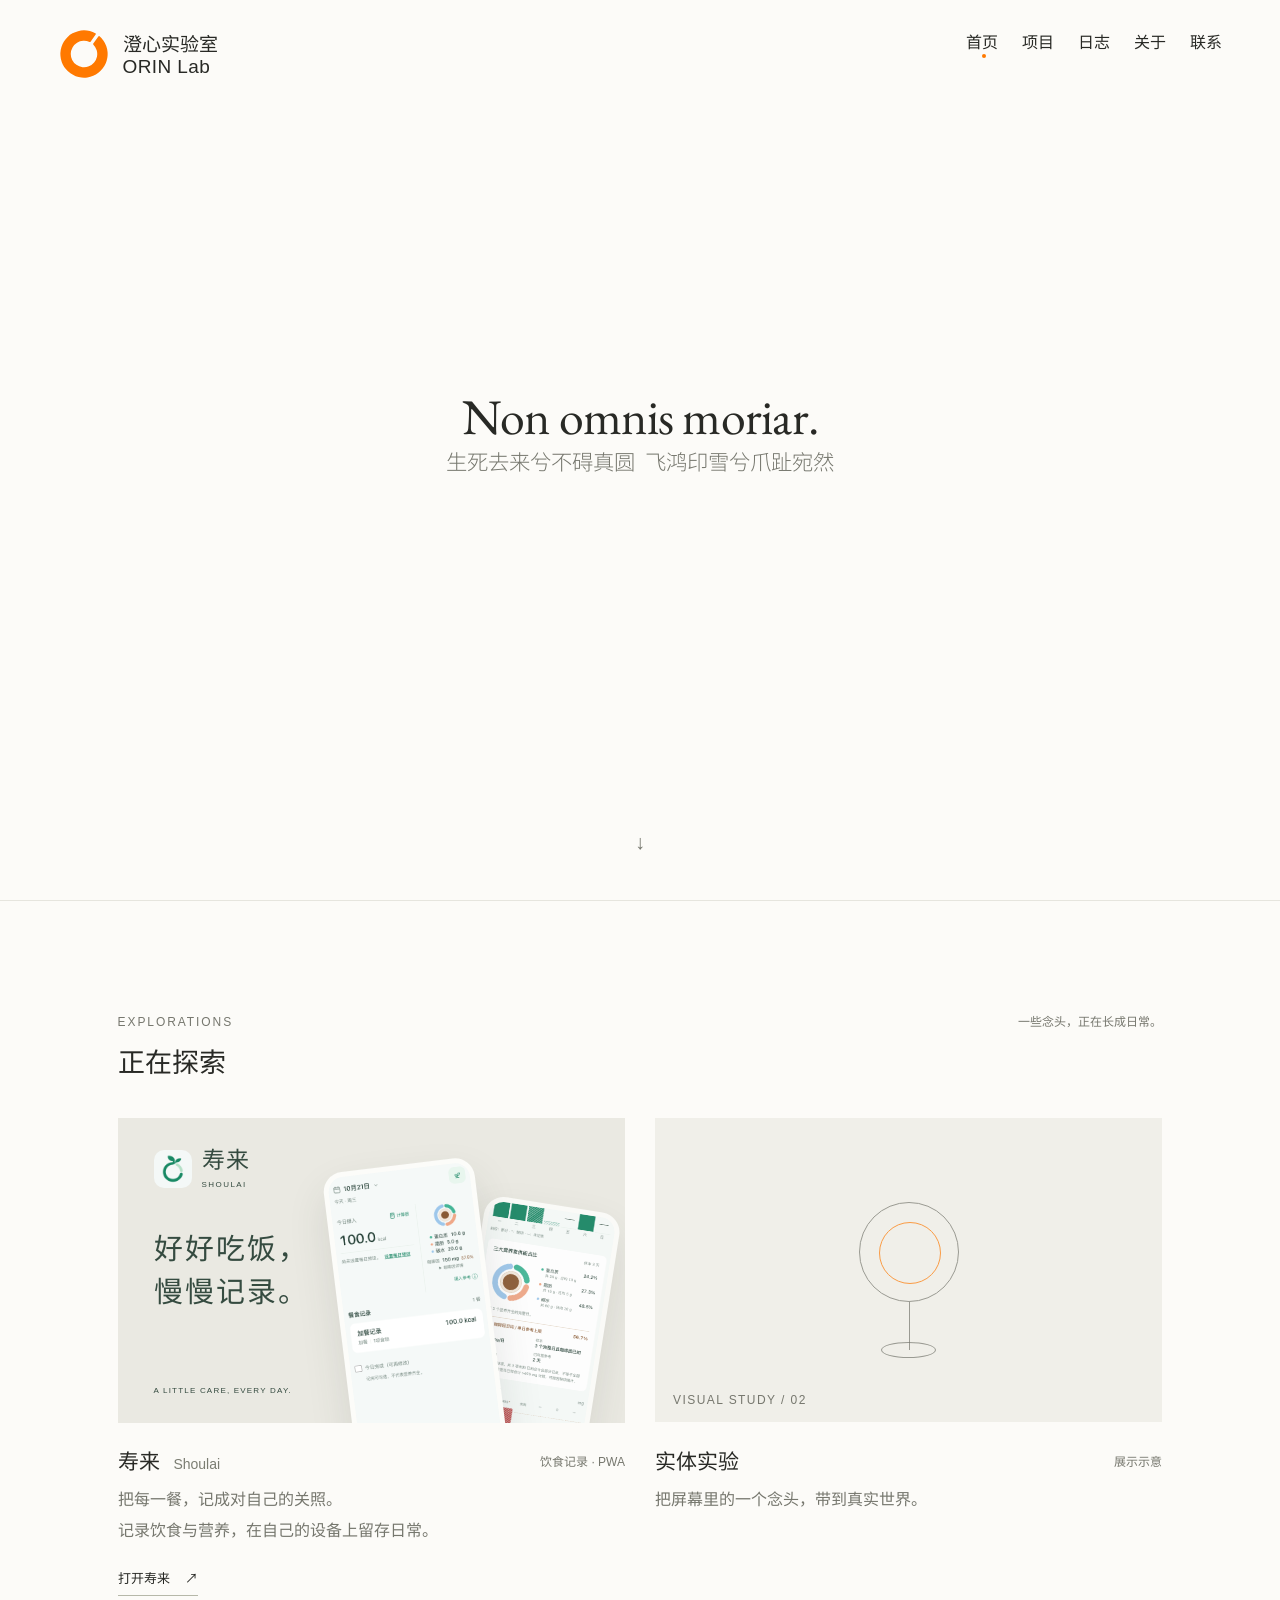
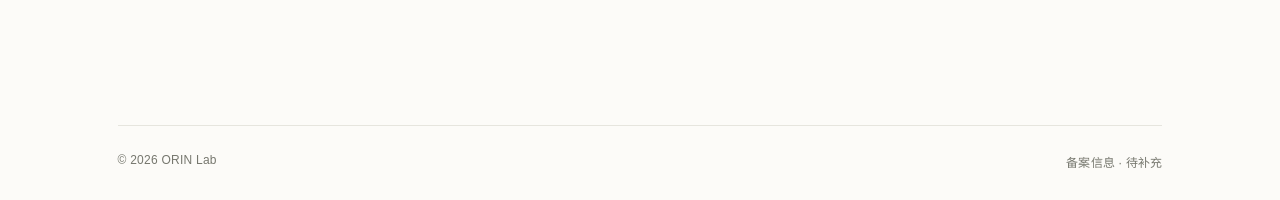
<file: index.html>
<!doctype html>
<html lang="zh-CN"><head><meta charset="utf-8"><meta name="viewport" content="width=device-width, initial-scale=1"><title>ORIN Lab · 澄心实验室</title><meta name="description" content="这里是澄心实验室 ORIN Lab，留存个人记忆残渣。焚尽的躯壳将在此处得到安歇，灵魂与思维将继续燃烧。"><meta name="robots" content="noindex,nofollow"><meta name="color-scheme" content="light"><meta property="og:title" content="ORIN Lab · 澄心实验室"><meta property="og:description" content="焚尽的躯壳将在此处得到安歇，灵魂与思维将继续燃烧。"><link rel="icon" type="image/svg+xml" href="/assets/orin-logo.svg"><link rel="preload" href="/assets/noto-sans-sc-subset-regular.woff2?v=a45025496761" as="font" type="font/woff2" crossorigin><link rel="preload" href="/assets/noto-sans-sc-subset-light.woff2?v=7a48e4f8d42d" as="font" type="font/woff2" crossorigin><link rel="preload" href="/assets/eb-garamond-subset-regular.woff2?v=b5be1d00dfc9" as="font" type="font/woff2" crossorigin><link rel="stylesheet" href="/styles.css?v=63ec5f75003e"><script src="/app.js?v=b0d7edeb90f7" defer></script></head><body><div id="orin-study" aria-label="ORIN Lab">
  
  <a class="skip" href="#orin-projects">跳到项目内容</a><section class="hero" id="orin-top">
    <header id="site-head">
      <a class="brand" href="#orin-top" aria-label="ORIN Lab 首页"><img class="mark" src="/assets/orin-logo.svg" alt="橙色 O 形标识"><span class="brand-name"><span>澄心实验室</span><span>ORIN Lab</span></span></a>
      <nav aria-label="主导航"><a class="active" aria-current="page" href="#orin-top">首页</a><a href="#orin-projects">项目</a><a href="/journal/">日志</a><button data-panel="about">关于</button><button data-panel="contact">联系</button></nav>
      <button class="menu" aria-label="导航" aria-expanded="false"></button>
    </header>
    <div class="motto-wrap"><h1>Non omnis moriar.</h1><p class="motto-zh"><span>生死去来兮不碍真圆</span><span>飞鸿印雪兮爪趾宛然</span></p></div>
    <button class="down" aria-label="向下浏览项目"><span class="arrow">↓</span></button>
  </section>
  <div class="project-screen">
  <section class="projects" id="orin-projects">
    <div class="section-head"><div><span class="eyebrow">EXPLORATIONS</span><h2>正在探索</h2></div><span class="sample-note">一些念头，正在长成日常。</span></div>
    <div class="project-grid">
      <article class="shoulai-project">
        <a class="preview shoulai-art" href="/shoulai/" aria-label="打开寿来饮食记录应用">
          <div class="art-brand"><img src="/assets/shoulai/shoulai-icon.png" alt=""><span>寿来<small>SHOULAI</small></span></div>
          <span class="art-line">好好吃饭，<br>慢慢记录。</span>
          <div class="screen screen-back"><img src="/assets/shoulai/shoulai-summary.png" alt="寿来营养总结界面，示例数据"></div>
          <div class="screen screen-front"><img src="/assets/shoulai/shoulai-today.png" alt="寿来今日饮食记录界面，示例数据"></div>
          <span class="art-foot">A LITTLE CARE, EVERY DAY.</span>
        </a>
        <div class="caption"><h3>寿来 <span class="english">Shoulai</span></h3><span class="status">饮食记录 · PWA</span></div>
        <p class="desc">把每一餐，记成对自己的关照。<br>记录饮食与营养，在自己的设备上留存日常。</p>
        <div class="project-links"><a href="/shoulai/">打开寿来 <span>↗</span></a><button type="button" id="install-shoulai" hidden>安装寿来 <span>↓</span></button></div>
      </article>
      <article><div class="preview" aria-label="实体实验的抽象视觉占位，非实物照片"><div class="sculpture"></div><div class="base"></div><span class="preview-label">VISUAL STUDY / 02</span></div><div class="caption"><h3 data-project-title="1">实体实验</h3><span class="status">展示示意</span></div><p class="desc">把屏幕里的一个念头，带到真实世界。</p></article>
    </div>
  </section>
  <footer><span>© <span id="year"></span> ORIN Lab</span><span>备案信息 · 待补充</span></footer>
  </div>

<dialog id="install-guide" aria-labelledby="install-title"><button type="button" class="install-close" aria-label="关闭安装说明">×</button><img src="/assets/shoulai/shoulai-icon.png" alt="" width="48" height="48"><h2 id="install-title">把寿来放到桌面</h2><p>从桌面或主屏幕打开，让记录离日常更近一点。</p><ol><li>先打开寿来应用。</li><li>浏览器提供安装提示时，选择安装；也可在浏览器菜单中寻找“安装应用”或“添加到主屏幕”。</li></ol><p class="install-ios">iPhone / iPad：在 Safari 中打开寿来，点分享，再选“添加到主屏幕”。具体入口因浏览器而异。</p><a class="install-open" href="/shoulai/">前往寿来 ↗</a><p class="install-hint">请在寿来页面完成安装。</p></dialog>
<dialog id="nav-panel" aria-label="导航"><button class="close" aria-label="关闭">×</button></dialog>
<dialog id="info-panel" aria-labelledby="panel-title"><button class="close" aria-label="关闭">×</button><h2 id="panel-title"></h2><div id="panel-copy"></div></dialog></div></body></html>
</file>
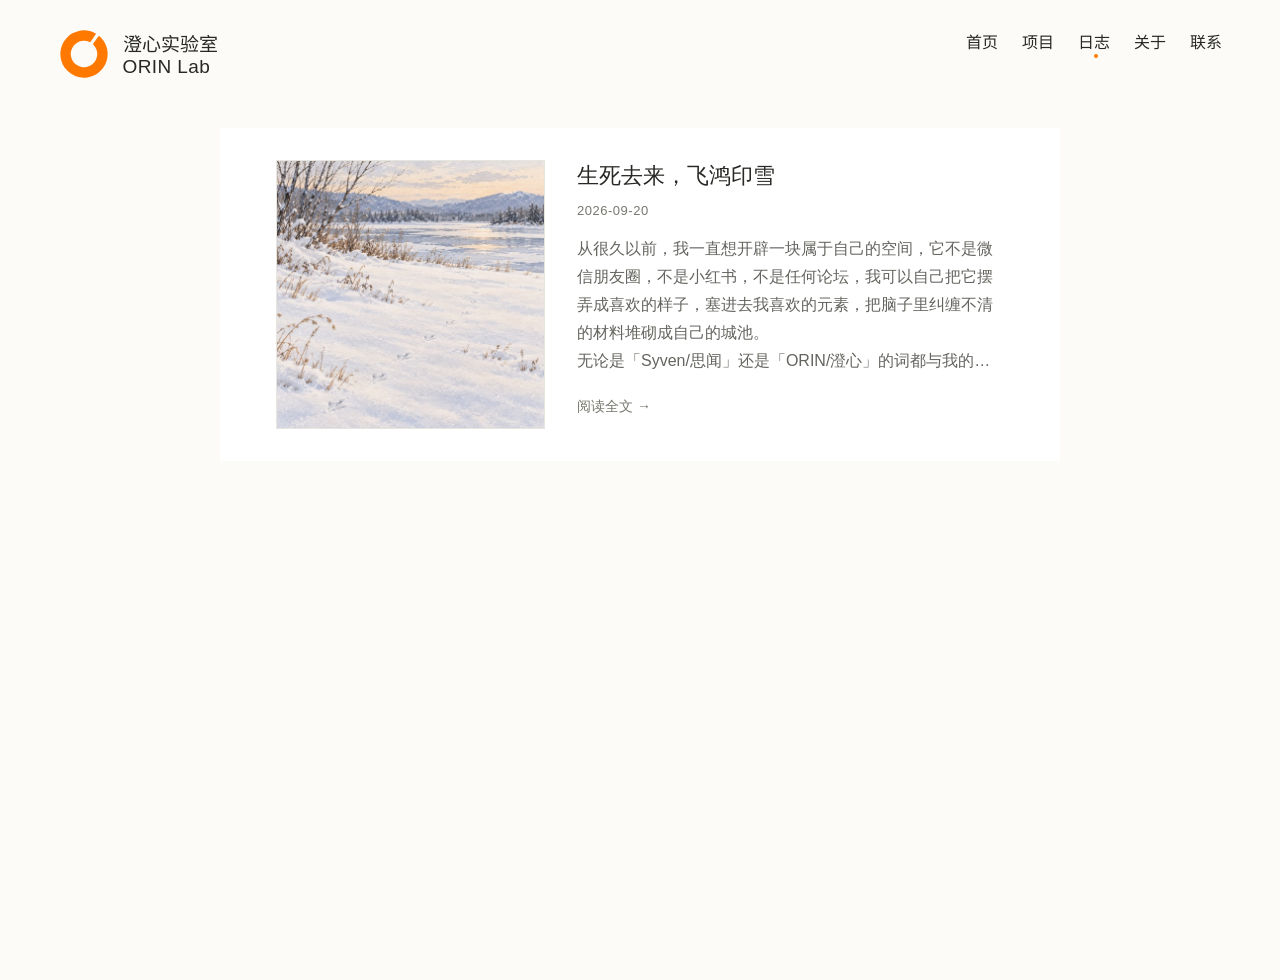
<file: journal/index.html>
<!doctype html>
<html lang="zh-CN"><head>
  <meta charset="utf-8">
  <meta name="viewport" content="width=device-width, initial-scale=1">
  <title>日志 · ORIN Lab</title>
  <meta name="robots" content="noindex,nofollow">
  <meta name="color-scheme" content="light">
  <link rel="icon" type="image/svg+xml" href="/assets/orin-logo.svg">
  <!-- 页头用思源黑体子集，先预载，免得页头先渲染成苹方再跳字（正文仍走系统字体栈） -->
  <link rel="preload" href="/assets/noto-sans-sc-subset-regular.woff2?v=a45025496761" as="font" type="font/woff2" crossorigin>
  <link rel="stylesheet" href="/styles.css?v=63ec5f75003e">
  <script src="/app.js?v=b0d7edeb90f7" defer></script>
</head><body><div id="journal">
  <a class="skip" href="#journal-content">跳到日志内容</a>
  <!-- 这段页头与首页 index.html 里那份逐字相同，只有四处不同：品牌与「首页」指向 / 而不是
       #orin-top（日志页没有这个锚点）、「项目」指回首页的项目区、当前页标记在「日志」上、
       当前项的 aria-current 是 "page"（每篇日志用 "true"，它属于这一节而不是这一页本身）。
       改导航项时首页、本文件、journal-template.html 三处要一起改，改完跑 npm run check。 -->
  <header id="site-head">
    <a class="brand" href="/" aria-label="ORIN Lab 首页"><img class="mark" src="/assets/orin-logo.svg" alt="橙色 O 形标识"><span class="brand-name"><span>澄心实验室</span><span>ORIN Lab</span></span></a>
    <nav aria-label="主导航"><a href="/">首页</a><a href="/#orin-projects">项目</a><a class="active" aria-current="page" href="/journal/">日志</a><button data-panel="about">关于</button><button data-panel="contact">联系</button></nav>
    <button class="menu" aria-label="导航" aria-expanded="false"></button>
  </header>

  <article id="journal-content" class="journal-index">
    <!-- list-head 只在本页用：宽屏时它是被裁掉的（见 styles.css），窄屏才显示这个标题 -->
    <header class="list-head"><h1>日志</h1></header>

    <!-- 每条 = 左侧配图 + 右侧文字（见 styles.css 的「#journal .list」一组规则）。
         配图与标题指同一篇，读屏和键盘只需要一个入口：外层 a 标 aria-hidden 并去掉
         Tab 位，img 用空 alt 当装饰图，标题链接照旧可达，也不会多念一遍。 -->
    <ul class="list">
      <li>
        <a class="thumb" href="/journal/2026-09-20-shengsi-qulai.html" tabindex="-1" aria-hidden="true"><img src="/journal/images/2026-09-20-shengsi-qulai.jpg" alt="" width="540" height="540" loading="lazy" decoding="async"></a>
        <div class="entry">
          <h2><a href="/journal/2026-09-20-shengsi-qulai.html">生死去来，飞鸿印雪</a></h2>
          <time datetime="2026-09-20">2026-09-20</time>
          <p>从很久以前，我一直想开辟一块属于自己的空间，它不是微信朋友圈，不是小红书，不是任何论坛，我可以自己把它摆弄成喜欢的样子，塞进去我喜欢的元素，把脑子里纠缠不清的材料堆砌成自己的城池。<br>无论是「Syven/思闻」还是「ORIN/澄心」的词都与我的名字有些关联，也有些我用了数年甚至十数年的冲浪痕迹...</p>
          <a class="read-more" href="/journal/2026-09-20-shengsi-qulai.html" aria-label="阅读全文：生死去来，飞鸿印雪">阅读全文 <span aria-hidden="true">→</span></a>
        </div>
      </li>
    </ul>

  </article>

  <dialog id="nav-panel" aria-label="导航"><button class="close" aria-label="关闭">×</button></dialog>
  <dialog id="info-panel" aria-labelledby="panel-title"><button class="close" aria-label="关闭">×</button><h2 id="panel-title"></h2><div id="panel-copy"></div></dialog>
</div></body></html>
</file>
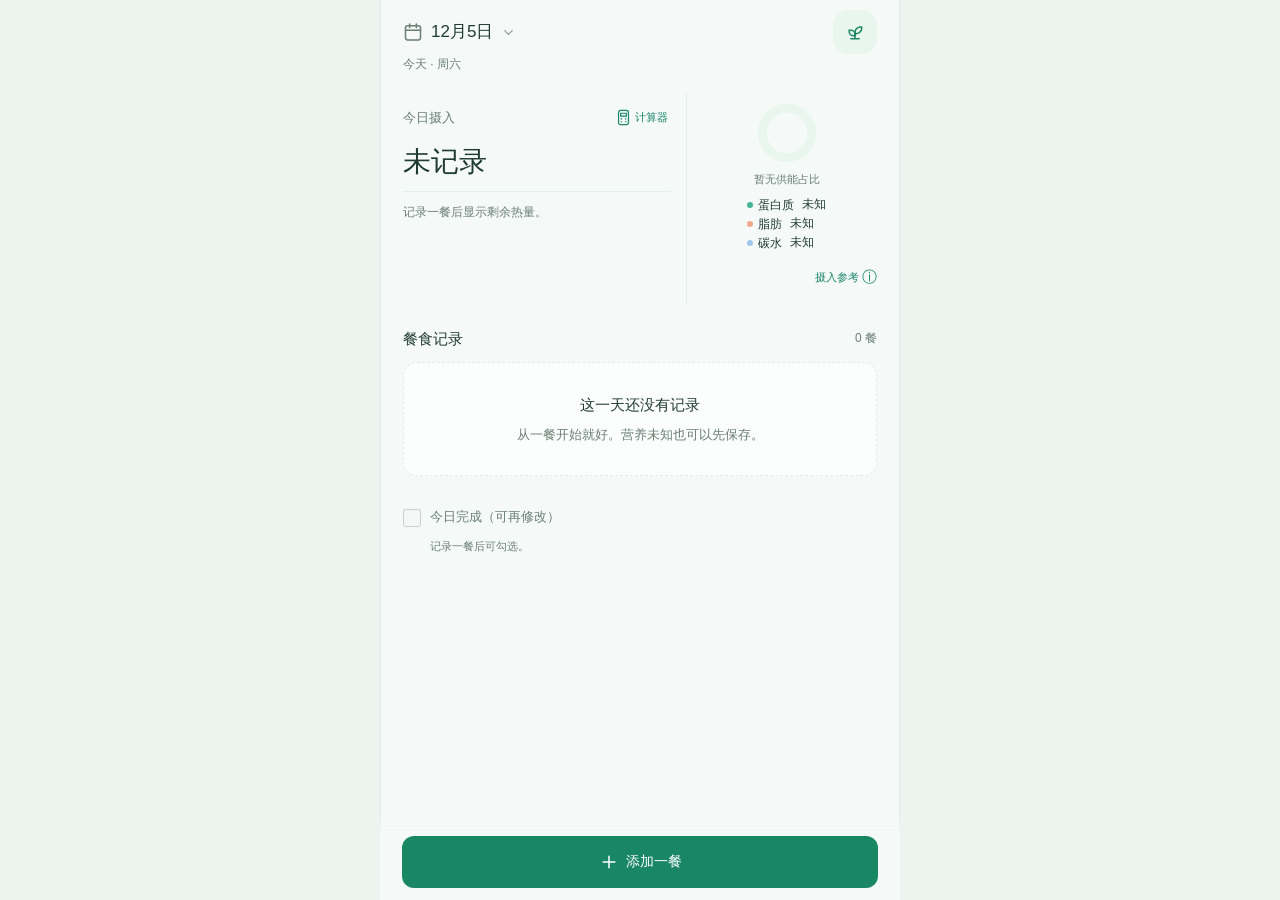
<file: shoulai/index.html>
<!doctype html>
<html lang="zh-CN">
  <head>
    <meta charset="UTF-8" />
    <meta name="viewport" content="width=device-width, initial-scale=1, viewport-fit=cover, interactive-widget=resizes-content" />
    <meta name="theme-color" content="#f5f9f8" />
    <meta name="description" content="寿来 · 本地优先的轻量饮食记录应用" />
    <link rel="manifest" href="/shoulai/manifest.webmanifest" />
    <link rel="icon" href="/shoulai/icons/icon-192.png" />
    <link rel="apple-touch-icon" href="/shoulai/icons/apple-touch-icon.png" />
    <title>寿来</title>
    <script type="module" crossorigin src="/shoulai/assets/index-DqyK2rui.js"></script>
    <link rel="stylesheet" crossorigin href="/shoulai/assets/index-D-v5YDp_.css">
  </head>
  <body>
    <div id="root"></div>
  </body>
</html>
</file>
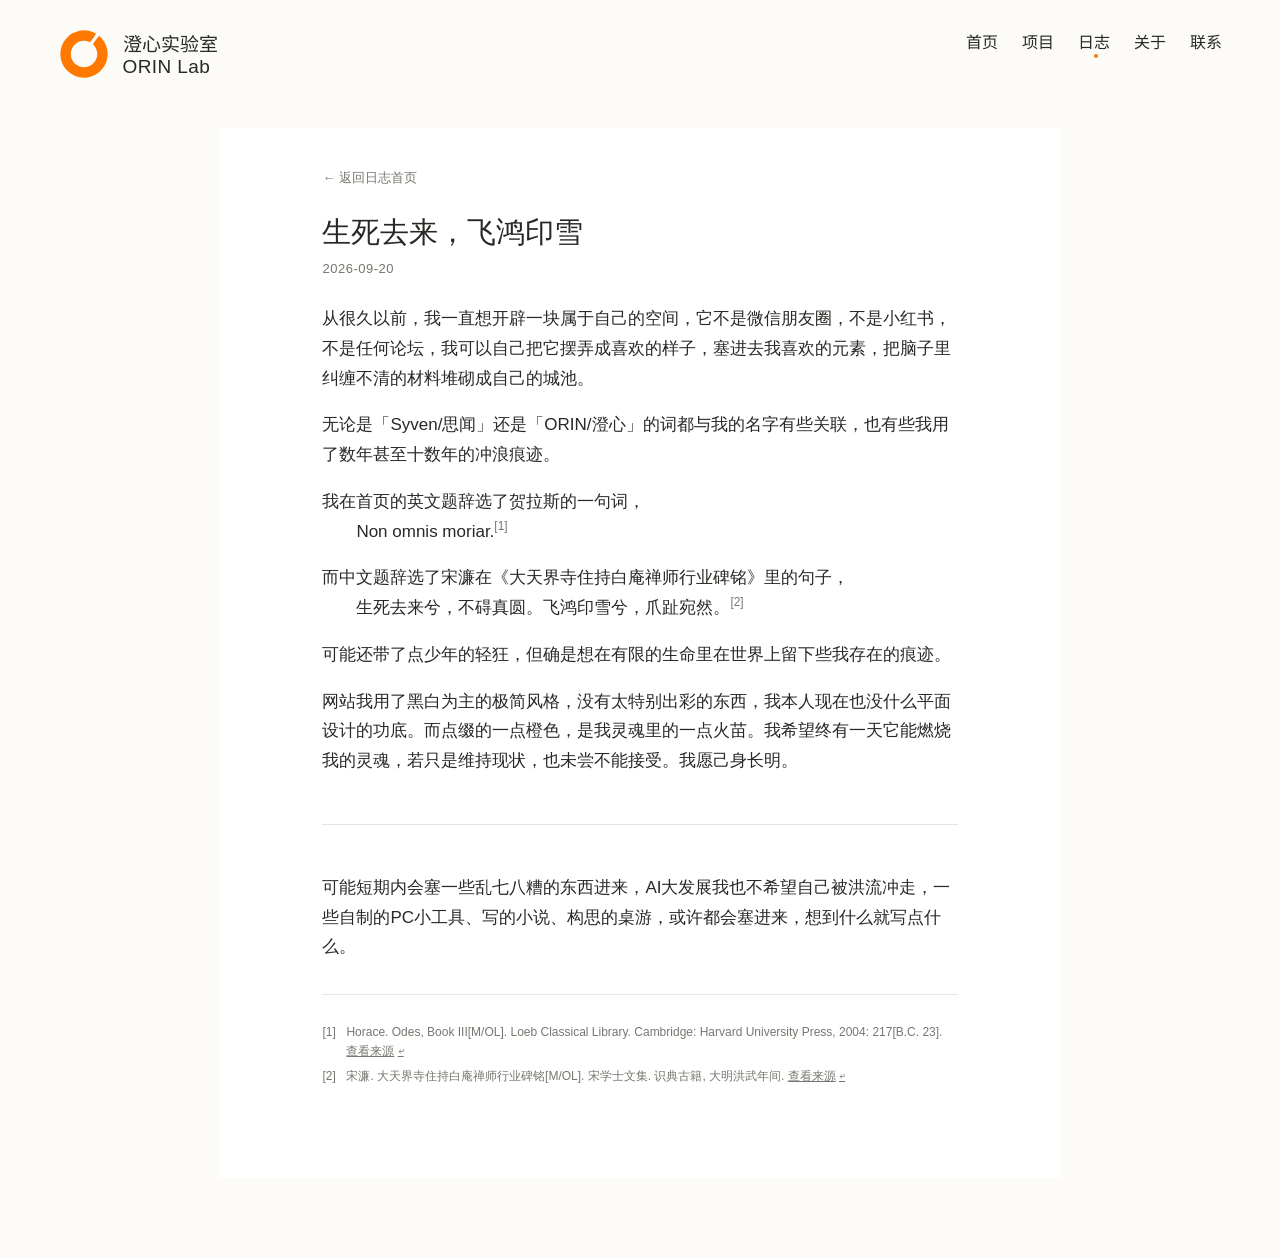
<file: journal/2026-09-20-shengsi-qulai.html>
<!doctype html>
<html lang="zh-CN"><head>
  <meta charset="utf-8">
  <meta name="viewport" content="width=device-width, initial-scale=1">
  <title>生死去来，飞鸿印雪 · ORIN Lab</title>
  <meta name="robots" content="noindex,nofollow">
  <meta name="color-scheme" content="light">
  <link rel="icon" type="image/svg+xml" href="/assets/orin-logo.svg">
  <!-- 页头用思源黑体子集，先预载，免得页头先渲染成苹方再跳字（正文仍走系统字体栈） -->
  <link rel="preload" href="/assets/noto-sans-sc-subset-regular.woff2?v=a45025496761" as="font" type="font/woff2" crossorigin>
  <link rel="stylesheet" href="/styles.css?v=63ec5f75003e">
  <script src="/app.js?v=b0d7edeb90f7" defer></script>
</head><body><div id="journal">
  <a class="skip" href="#journal-content">跳到日志内容</a>
  <header id="site-head">
    <a class="brand" href="/" aria-label="ORIN Lab 首页"><img class="mark" src="/assets/orin-logo.svg" alt="橙色 O 形标识"><span class="brand-name"><span>澄心实验室</span><span>ORIN Lab</span></span></a>
    <nav aria-label="主导航"><a href="/">首页</a><a href="/#orin-projects">项目</a><a class="active" aria-current="true" href="/journal/">日志</a><button data-panel="about">关于</button><button data-panel="contact">联系</button></nav>
    <button class="menu" aria-label="导航" aria-expanded="false"></button>
  </header>

  <article id="journal-content">
    <a class="back-to-journal" href="/journal/">← 返回日志首页</a>
    <header>
      <h1>生死去来，飞鸿印雪</h1>
      <time datetime="2026-09-20">2026-09-20</time>
    </header>

    <p>从很久以前，我一直想开辟一块属于自己的空间，它不是微信朋友圈，不是小红书，不是任何论坛，我可以自己把它摆弄成喜欢的样子，塞进去我喜欢的元素，把脑子里纠缠不清的材料堆砌成自己的城池。</p>
    <p>无论是「Syven/思闻」还是「ORIN/澄心」的词都与我的名字有些关联，也有些我用了数年甚至十数年的冲浪痕迹。</p>
    <p>我在首页的英文题辞选了贺拉斯的一句词，
<span class="motto-line">Non omnis moriar.<sup><a id="ref-1" href="#note-1" aria-label="参考文献 1">[1]</a></sup></span></p>
    <p>而中文题辞选了宋濂在《大天界寺住持白庵禅师行业碑铭》里的句子，
<span class="motto-line">生死去来兮，不碍真圆。飞鸿印雪兮，爪趾宛然。<sup><a id="ref-2" href="#note-2" aria-label="参考文献 2">[2]</a></sup></span></p>
    <p>可能还带了点少年的轻狂，但确是想在有限的生命里在世界上留下些我存在的痕迹。</p>
    <p>网站我用了黑白为主的极简风格，没有太特别出彩的东西，我本人现在也没什么平面设计的功底。而点缀的一点橙色，是我灵魂里的一点火苗。我希望终有一天它能燃烧我的灵魂，若只是维持现状，也未尝不能接受。我愿己身长明。</p>
    <hr>
    <p>可能短期内会塞一些乱七八糟的东西进来，AI大发展我也不希望自己被洪流冲走，一些自制的PC小工具、写的小说、构思的桌游，或许都会塞进来，想到什么就写点什么。</p>
    <footer class="references" aria-label="参考文献"><ol>
      <li id="note-1"><span class="reference-number">[1]</span> Horace. Odes, Book III[M/OL]. Loeb Classical Library. Cambridge: Harvard University Press, 2004: 217[B.C. 23]. <a href="https://www.loebclassics.com/display/horace-odes/2004/pb_LCL033.217.xml">查看来源</a> <a href="#ref-1" aria-label="返回正文引用 1">↩</a></li>
      <li id="note-2"><span class="reference-number">[2]</span> 宋濂. 大天界寺住持白庵禅师行业碑铭[M/OL]. 宋学士文集. 识典古籍, 大明洪武年间. <a href="https://www.shidianguji.com/book/SBCK258/chapter/SBCK258_413?version=38">查看来源</a> <a href="#ref-2" aria-label="返回正文引用 2">↩</a></li>
    </ol></footer>

  </article>

  <dialog id="nav-panel" aria-label="导航"><button class="close" aria-label="关闭">×</button></dialog>
  <dialog id="info-panel" aria-labelledby="panel-title"><button class="close" aria-label="关闭">×</button><h2 id="panel-title"></h2><div id="panel-copy"></div></dialog>
</div></body></html>
</file>
<file: styles.css>
#orin-study{--paper:#fcfbf8;--ink:#282925;--muted:#76776e;--line:#e6e5de;--tile:#f0efe9;color:var(--ink);background:var(--paper);font-family:Arial,"Noto Sans SC","PingFang SC","Microsoft YaHei",sans-serif;color-scheme:light}
    #orin-study *{box-sizing:border-box}#orin-study button,#site-head button,#nav-panel button,#info-panel button{font:inherit;color:inherit;cursor:pointer;background:none;border:0}#orin-study a,#site-head a,#nav-panel a,#info-panel a{color:inherit;text-decoration:none}#orin-study button:focus-visible,#orin-study a:focus-visible,#site-head button:focus-visible,#site-head a:focus-visible,#nav-panel button:focus-visible,#nav-panel a:focus-visible,#info-panel button:focus-visible,#journal .skip:focus-visible{outline:2px solid #ff7900;outline-offset:6px}
    #orin-study .hero{height:650px;position:relative;display:flex;flex-direction:column}#site-head{padding:34px 46px;display:flex;align-items:center;justify-content:space-between;gap:24px;font-family:Arial,"Noto Sans SC","PingFang SC","Microsoft YaHei",sans-serif}#site-head .brand{display:flex;gap:12px;align-items:center;flex-shrink:0}#site-head .mark{width:45px;height:45px}#site-head .brand-name{display:flex;flex-direction:column;gap:5px;font-size:16px;line-height:1.15;font-weight:400}#site-head .brand-name span:last-child{font-size:16px;letter-spacing:.02em}#site-head nav{display:flex;gap:25px;align-items:center;font-size:12px}#site-head .active{position:relative}#site-head .active:after{content:"";position:absolute;bottom:-10px;left:50%;width:3px;height:3px;border-radius:50%;background:#ff7900}
    /* 下内距 4svh 让居中内容整体上移 2svh，即视觉居中略高于几何中心。
   padding 的百分比按宽度解析，所以这里必须用 svh 才能随视口高度等比。 */
#orin-study .motto-wrap{position:absolute;inset:0;display:flex;flex-direction:column;align-items:center;justify-content:center;padding:0 22px 4svh}#orin-study h1{font-family:"EB Garamond",Georgia,"Times New Roman",serif;font-weight:400;font-size:42px;line-height:1.15;letter-spacing:-.015em;font-kerning:normal;text-align:center;margin:0}#orin-study .down{position:absolute;bottom:36px;left:calc(50% - 22px);width:44px;display:flex;flex-direction:column;align-items:center;min-height:44px;justify-content:center;padding:5px}#orin-study .down .arrow{font-size:20px;line-height:1;color:var(--muted)}
    #orin-study .projects{padding:72px 70px 82px;border-top:1px solid var(--line)}#orin-study .section-head{display:flex;align-items:baseline;justify-content:space-between;margin-bottom:38px}#orin-study h2{font-size:22px;font-weight:400;margin:0}#orin-study .eyebrow{font-size:10px;letter-spacing:.16em;color:var(--muted);display:block;margin-bottom:12px}#orin-study .sample-note{font-size:11px;color:var(--muted)}#orin-study .project-grid{display:grid;grid-template-columns:1fr 1fr;gap:30px}#orin-study .preview{height:230px;background:var(--tile);position:relative;display:flex;align-items:center;justify-content:center;overflow:hidden}#orin-study .caption{display:flex;align-items:center;justify-content:space-between;margin-top:23px;gap:10px}#orin-study h3{font-size:17px;font-weight:400;margin:0}#orin-study .status{font-size:10px;color:var(--muted)}#orin-study .desc{font-size:12px;line-height:1.9;color:var(--muted);margin:10px 0 0}#orin-study .timeline{width:78%;height:126px;position:relative;border-top:1px solid var(--line);border-bottom:1px solid var(--line)}#orin-study .track{position:absolute;left:0;right:0;height:1px;background:var(--line)}#orin-study .track:nth-child(1){top:36px}#orin-study .track:nth-child(2){top:82px}#orin-study .event{position:absolute;height:7px;background:var(--muted);opacity:.45;border-radius:1px}#orin-study .event:nth-child(3){top:33px;left:14%;width:31%}#orin-study .event:nth-child(4){top:79px;left:39%;width:42%}#orin-study .cursor{position:absolute;left:58%;top:0;bottom:0;border-left:1px solid #ff7900}#orin-study .cursor:before{content:"";display:block;width:5px;height:5px;background:#ff7900;border-radius:50%;margin-left:-3px;margin-top:-3px}#orin-study .preview-label{position:absolute;bottom:15px;left:18px;font-size:9px;letter-spacing:.12em;color:var(--muted)}#orin-study .sculpture{width:100px;height:100px;border:1px solid var(--muted);border-radius:50%;position:relative;opacity:.7;margin-top:-36px}#orin-study .sculpture:before{content:"";position:absolute;width:60px;height:60px;border:1px solid #ff7900;border-radius:50%;left:19px;top:19px}#orin-study .sculpture:after{content:"";position:absolute;top:99px;height:48px;left:49px;border-left:1px solid var(--muted)}#orin-study .base{position:absolute;width:55px;height:16px;border:1px solid var(--muted);border-radius:50%;top:calc(50% + 72px);opacity:.7}#orin-study footer{margin:0 46px;padding:27px 0 30px;border-top:1px solid var(--line);display:flex;justify-content:space-between;font-size:10px;letter-spacing:.02em;color:var(--muted)}
    @media(max-width:650px){#site-head{padding:25px 23px;flex-wrap:wrap;gap:25px}#site-head nav{width:100%;gap:0;justify-content:flex-end;font-size:11px}#orin-study .hero{height:600px}#orin-study h1{font-size:32px}#orin-study .projects{padding:48px 24px}#orin-study .project-grid{grid-template-columns:1fr;gap:35px}#orin-study .section-head{align-items:flex-start;gap:12px}#orin-study .sample-note{max-width:100px;line-height:1.6;text-align:right}#orin-study footer{margin:0 24px;gap:18px;flex-wrap:wrap}}
  
html{scroll-behavior:smooth}body{margin:0}body:has(dialog[open]){overflow:hidden}#orin-study{min-height:100svh}#orin-study .hero{height:100svh;min-height:360px}#site-head{padding:28px clamp(24px,4.5vw,80px);position:relative;z-index:1}#site-head .brand-name{font-size:18px;gap:6px}#site-head .brand-name span:last-child{font-size:18px}#site-head .mark{width:50px;height:50px}#site-head nav{font-size:14px;gap:30px}#site-head nav>button{padding:8px 0}#site-head nav a{padding:8px 0}#site-head nav a.active:after{bottom:-3px}#orin-study h1{font-size:clamp(42px,3.8966667vw,58.333333px)}#orin-study .projects{padding:90px max(6vw,24px) 110px}#orin-study .project-grid,#orin-study .section-head{max-width:1200px;margin-left:auto;margin-right:auto}#orin-study .preview{height:clamp(230px,25vw,350px)}#orin-study .desc{font-size:16px}#orin-study h3{font-size:21px}#orin-study h2{font-size:27px}#orin-study .status,#orin-study .sample-note,#orin-study .eyebrow,#orin-study .preview-label{font-size:12px}#orin-study footer{font-size:12px;width:min(1200px,calc(100% - 2 * max(6vw,24px)));margin:0 auto}dialog#info-panel,dialog#nav-panel{color:var(--ink);background:var(--paper);border:1px solid var(--line);width:min(520px,calc(100% - 40px));padding:44px;box-sizing:border-box;font-family:Arial,"Noto Sans SC","PingFang SC","Microsoft YaHei",sans-serif}dialog#info-panel::backdrop,dialog#nav-panel::backdrop{background:rgb(0 0 0 / .25)}dialog#info-panel h2{margin:0 0 25px}dialog#info-panel p{font-size:16px;line-height:1.9;color:var(--muted)}dialog#info-panel .close,dialog#nav-panel .close{float:right;margin:-20px -20px 0 0;min-width:44px;min-height:44px;font-size:24px}#orin-study .skip,#journal .skip{position:absolute;top:-100px;left:20px;z-index:3;background:var(--paper);padding:12px;color:inherit;text-decoration:none}#orin-study .skip:focus,#journal .skip:focus{top:10px}#orin-study a:hover,#orin-study nav button:hover,#site-head a:hover,#site-head nav button:hover,#nav-panel a:hover,#nav-panel nav button:hover{color:#b65300}
@media(min-width:1600px){#site-head{padding-top:34px}#orin-study .project-grid{gap:50px}}
@media(max-width:700px){#site-head{padding:24px;gap:25px}#site-head nav{width:100%;justify-content:flex-end;gap:12px;font-size:14px;flex-wrap:wrap}#orin-study .hero{min-height:560px}#site-head .brand-name,#site-head .brand-name span:last-child{font-size:16px}#site-head .mark{width:44px;height:44px}#orin-study h1{font-size:clamp(29px,7vw,42px)}#orin-study .project-grid{grid-template-columns:1fr;gap:42px}#orin-study .projects{padding:58px 24px 64px}#orin-study .section-head{gap:20px}#orin-study .sample-note{line-height:1.6;text-align:right;max-width:120px}#orin-study .preview{height:260px}#site-head nav button,#site-head nav a{min-height:44px;display:flex;align-items:center}}
@media(prefers-reduced-motion:reduce){html{scroll-behavior:auto}}

/* 关于卡片：静态保持纯色，裂解画布留在 dialog 顶层并覆盖整个视口。 */
dialog#info-panel[data-kind="about"]{
  isolation:isolate;max-height:calc(100svh - 40px);
  padding:calc(58 * var(--unit, 1px)) calc(44 * var(--unit, 1px)) calc(44 * var(--unit, 1px));
  background:#fcfbf8;color:#282925;
}
dialog#info-panel[data-kind="about"] #panel-title{display:none}
dialog#info-panel[data-kind="about"] #panel-copy{position:relative;text-align:center;font-size:calc(16 * var(--unit, 1px));cursor:pointer}
dialog#info-panel[data-kind="about"] p{color:#282925;margin:0 0 1em}
dialog#info-panel[data-kind="about"] p:last-child{margin-bottom:0}
dialog#info-panel[data-kind="about"] .close{position:absolute;z-index:2;top:10px;right:10px;float:none;margin:0}
dialog#info-panel[data-kind="about"] #panel-copy:focus-visible{outline:1px solid #76776e;outline-offset:8px}
dialog#info-panel[data-kind="about"][data-fracture="running"]{background:transparent;border-color:transparent;overflow:visible}
dialog#info-panel[data-fracture="running"] #panel-copy,
dialog#info-panel[data-fracture="running"] .close{opacity:0}
dialog#info-panel[data-fracture="running"] .close:focus-visible{opacity:1;background:#fcfbf8}
dialog#info-panel[data-fracture="running"]::backdrop{background:rgb(0 0 0 / var(--fracture-backdrop,.25))}
dialog#info-panel .about-fracture{position:fixed;inset:0;width:100vw;height:100vh;pointer-events:none;z-index:1}
@media(max-width:700px){dialog#info-panel[data-kind="about"]{padding:58px 28px 36px}}

/* Header proportions: keep the brand prominent while making navigation easier to scan. */
#site-head .brand{gap:13px}
#site-head .mark{width:52px;height:52px}
#site-head .brand-name,#site-head .brand-name span:last-child{font-size:19px}
/* 中英文两行贴成一个字标：间距全部交给行高，gap 归零，行高即间距旋钮。
   行高 1.15 时两行墨迹间距约 6.5px（1 时是 3.5px，每加 0.05 约加 1px）。
   英文行没有降部，行盒内墨迹偏低，居中后整体偏上 2px，下移补回光学居中。 */
#site-head .brand-name{gap:0;line-height:1.15;position:relative;top:2px}
#site-head nav{font-size:16px;gap:24px;align-self:flex-start;margin-top:-4px}
#site-head nav>a,#site-head nav>button{padding:8px 0 13px;line-height:1.35}
#site-head nav a.active::after{width:4px;height:4px;bottom:9px}


@media(max-width:700px){
  /* 品牌在窄屏收一号：44px 的 logo 在 390px 屏上占到屏宽 11%，是桌面的 3.2 倍，
     比站点自己的标题（29px）还大，层级倒挂。缩到 32px / 15px 后标题重新是最大的一号。
     .brand 补 5px 纵向内边距，把品牌链接的可点高度补回 44px。 */
  #site-head .brand{gap:11px;padding:5px 0}
  #site-head .mark{width:32px;height:32px}
  #site-head .brand-name,#site-head .brand-name span:last-child{font-size:15px}
  #site-head .brand-name{gap:0;line-height:1.15;position:relative;top:2px}
  /* 窄屏导航的间距与对齐。跑得动 JS 时这一层用不上——导航会被搬进右上角的抽屉
     （见下方「窄屏导航」那段），下面是没跑 JS 时的退路：651-700px 时导航与品牌同行，
     被 width:100% 压到剩余宽度；≤650px 时 header 换行（上面那处 flex-wrap:wrap），
     导航整行走第二行。两种情形原先都用 space-between 把五个按钮摊满整行，15px 的字
     之间会空出七十多甚至一百多 px，很散；改成靠右收拢，间距取 1.5em——桌面是 24px
     间距配 16px 字号，同一个比例，700 与 701 两侧的间隙因此接得上。 */
  #site-head nav{font-size:15px;gap:1.5em;align-self:auto;margin-top:0}
  #site-head nav>a,#site-head nav>button{min-height:44px;padding:8px 0 13px}

}

/* 窄屏把导航收进右上角的菜单抽屉：搬的是同一个 <nav> 元素（见 app.js），
   不复制一份菜单，改导航项只改 index.html 里那一处。
   触发点的三条线用 CSS 画，不用 ☰ 字符——U+2630 不在思源黑体里，写成字符就会
   掉到系统字体，字形字重都不可控，正是 npm run check 要拦的那种静默回退。
   触发点只在 JS 把导航搬走后才显示（页头元素上的 .nav-collapsed）：没跑 JS 时导航
   仍折在 header 里，露出一个按不动的按钮反而更糟。 */
#site-head .menu{display:none}
#site-head.nav-collapsed .menu{
  display:flex;align-items:center;justify-content:center;width:44px;height:44px;
  margin-right:-11px;   /* 负边距让三条线（而不是 44px 的盒子）对齐右侧内边距 */
}
#site-head.nav-collapsed .menu::before{
  content:"";width:18px;height:2px;background:currentColor;
  box-shadow:0 -6px 0 currentColor,0 6px 0 currentColor;
}

/* 抽屉里的导航竖排。导航被搬进抽屉后就不再是页头的后代，#site-head nav 那一整套规则
   整个不再命中它——所以这里不是「提权覆盖」，而是「独此一份」：display/flex-wrap/gap/
   padding 以及行高、外边距都得自己写全，漏掉哪一条就会掉回初始值。 */
#nav-panel nav{display:flex;flex-direction:column;flex-wrap:nowrap;justify-content:flex-start;gap:0;width:100%;font-size:17px;margin-top:0;line-height:1.35}
#nav-panel nav>a,#nav-panel nav>button{
  display:flex;align-items:center;width:100%;min-height:52px;
  padding:0;text-align:left;border-bottom:1px solid var(--line);
}
#nav-panel nav>:last-child{border-bottom:0}
/* 「首页」的当前态：header 里橙点标在字下方，竖排列表里改标在行右端 */
#nav-panel nav a.active::after{left:auto;right:0;top:50%;bottom:auto;margin-top:-2px;width:4px;height:4px}

/* 页脚横线与内容列同宽。内容列的宽度是 .projects 的 max(6vw,24px) 内距加 1200px 上限，
   而页脚原本用 clamp(24px,4.5vw,80px) 单独算一遍，两套算法在宽屏上越差越多——1600px
   以上内容列被 1200px 卡住不再增长，页脚还在往外走，2560px 时已差 600px。这里复算同一个
   列宽，页脚的横线和文字就落在项目栅格的左右边界上，不再有第三个左边界。 */
@media(max-width:700px){
  #orin-study footer{width:min(1200px,calc(100% - 48px))}
}
/* 字体：思源黑体 / Noto Sans SC（SIL OFL 1.1），按站内实际用字做子集。
   Regular 含全站 146 个字符（139 个汉字 + 7 个中文标点，21KB）；Light 只含首屏
   题辞那 17 个汉字（3.2KB），题辞因此比正文细一号，用字重而非换字族来区分层级。
   新增文案若引入子集外的字，会回退到系统字体——需重新生成子集，配方见 README。 */
@font-face{
  font-family:"Noto Sans SC";
  src:url("/assets/noto-sans-sc-subset-regular.woff2?v=a45025496761") format("woff2");
  font-weight:400;font-style:normal;font-display:swap;
}
@font-face{
  font-family:"Noto Sans SC";
  src:url("/assets/noto-sans-sc-subset-light.woff2?v=7a48e4f8d42d") format("woff2");
  font-weight:300;font-style:normal;font-display:swap;
}
/* EB Garamond Regular（SIL OFL 1.1），拉丁题辞专用。子集只含 `Non omnis moriar.`
   这 10 个字符，2KB；可变字体在生成时固定到 400 字重。布局表只保留 kern——全量
   特性会经布局闭包拖进 78 个变体字形，子集涨到 5.8KB。生成见 scripts/eb-garamond-subset.py。 */
@font-face{
  font-family:"EB Garamond";
  src:url("/assets/eb-garamond-subset-regular.woff2?v=b5be1d00dfc9") format("woff2");
  font-weight:400;font-style:normal;font-display:swap;
}
/* 题辞下方的中文一行，出自明·宋濂《大天界寺住持白庵禅师行业碑铭》：
   「生死去来兮不碍真圆，飞鸿印雪兮爪趾宛然。」窄屏在两句之间断行。

   站上省掉了原文中间那个逗号，改用两句间的空隙代替，所以下面那个 column-gap
   就是那个逗号的替身，别压到看不见。桌面取值 .5em（半个字，2026-09-20 由 1em
   收到这里，原先是一个全角空格的宽度）。

   桌面端拉丁行的字号由这一行推出：42 : 18 = 7 : 3，两条 clamp 的斜率与上限
   （3.8966667vw / 58.333333px、1.67vw / 25px）是同一个 7/3，下限在同一个宽度
   （1078px）同时触底，所以从 701px 到宽屏，拉丁行始终是中文行的 7/3 倍字号。
   42px 同时是 ≤700px 那套的上限，拉丁行在断点两侧都是单行，下限取 42 而非更低，
   窗口从 700 加宽到 701 时标题才不会原地缩一号。

   EB Garamond 比 Georgia 窄约 12%，同一字号下拉丁行比中文行短——基准 1470px 时
   是 409px 对 466px，两端各短 28px。2026-09-20 决定接受这个比例，不再维持此前
   Georgia 时代的「两行等宽」；字距也随字体从 -0.025em 收到 -0.015em。

   中文这行本身仍是 18px / 20px 两档：20px 在 700px 处数值上也接得上，代价是
   701px 时掉回 18px，而那一瞬它正好从上下两句并回一行，看不出来。 */
#orin-study .motto-zh{
  display:flex;justify-content:center;column-gap:.5em;
  margin:0;
  font-family:"Noto Sans SC","PingFang SC","Microsoft YaHei",sans-serif;
  font-weight:300;
  font-size:clamp(18px,1.67vw,25px);
  line-height:1.4;
  color:var(--muted);
  text-align:center;
}
#orin-study .motto-zh span{white-space:nowrap}
/* 窄屏改为上下两句，贴合这副对联本身的上下句结构；单行排到手机上会比拉丁标语还宽 */
@media(max-width:700px){
  #orin-study .motto-zh{flex-direction:column;row-gap:.1em;font-size:20px}
}

/* 两屏高度独立于内容缩放；第二屏可随内容自然增长，页脚不使用固定高度。 */
#orin-study .project-screen{min-height:100svh;display:flex;flex-direction:column}
#orin-study .projects{flex:1}

/* 以 1470px 宽的截图为基准。常规屏内容宽约 81.6%，大屏最多放大 2.2 倍。
   高度同时限制比例，避免超宽但矮的窗口把文字和卡片放得过大。
   使用布局尺寸而非 transform/zoom，让锚点、滚动量和文字重排保持真实。 */
@media(min-width:701px){
  /* --unit 必须定义在页面容器上，不能定义在页头上。两个弹窗是页头的兄弟（在页面容器里），
     拿不到定义在页头上的 --unit，而 `calc(520 * var(--unit))` 在计算值阶段解不出变量，
     整条声明会失效、宽度掉回 auto。定义在容器上，页头与弹窗都能继承到。 */
  #orin-study,#journal{
    --unit:clamp(1px,min(.06802721vw,.125svh),2.2px);
  }
  #orin-study{
    --content-width:min(81.63265vw,calc(1200 * var(--unit)));
  }
  #site-head{padding:calc(28 * var(--unit)) clamp(24px,4.5vw,176px)}
  #site-head .brand{gap:calc(13 * var(--unit))}
  #site-head .mark{width:calc(52 * var(--unit));height:calc(52 * var(--unit))}
  #site-head .brand-name,#site-head .brand-name span:last-child{font-size:calc(19 * var(--unit))}
  #site-head .brand-name{top:calc(2 * var(--unit))}
  #site-head nav{font-size:calc(16 * var(--unit));gap:calc(24 * var(--unit));margin-top:calc(-4 * var(--unit))}
  #site-head nav>a,#site-head nav>button{padding:calc(8 * var(--unit)) 0 calc(13 * var(--unit))}
  #site-head nav a.active::after{width:calc(4 * var(--unit));height:calc(4 * var(--unit));bottom:calc(9 * var(--unit))}
  #orin-study h1{font-size:clamp(42px,3.8966667vw,calc(58.333333 * var(--unit)))}
  #orin-study .motto-zh{font-size:clamp(18px,1.67vw,calc(25 * var(--unit)))}
  #orin-study .down{bottom:clamp(20px,4svh,calc(36 * var(--unit)));width:calc(44 * var(--unit));min-height:calc(44 * var(--unit));left:50%;transform:translateX(-50%)}
  #orin-study .down .arrow{font-size:calc(20 * var(--unit))}
  #orin-study .projects{
    padding:clamp(48px,10svh,calc(90 * var(--unit))) 0 clamp(56px,12svh,calc(110 * var(--unit)));
    display:flex;flex-direction:column;justify-content:center;
  }
  #orin-study .project-grid,#orin-study .section-head{width:var(--content-width);max-width:none}
  #orin-study .section-head{margin-bottom:calc(38 * var(--unit));gap:20px}
  #orin-study .project-grid{gap:calc(30 * var(--unit))}
  #orin-study .project-grid>article{min-width:0}
  #orin-study .preview{height:clamp(230px,23.81vw,calc(350 * var(--unit)))}
  #orin-study h2{font-size:calc(27 * var(--unit))}
  #orin-study h3{font-size:calc(21 * var(--unit))}
  #orin-study .desc{font-size:calc(16 * var(--unit));margin-top:calc(10 * var(--unit))}
  #orin-study .caption{margin-top:calc(23 * var(--unit));gap:calc(10 * var(--unit))}
  #orin-study .status,#orin-study .sample-note,#orin-study .eyebrow,#orin-study .preview-label{font-size:calc(12 * var(--unit))}
  #orin-study .eyebrow{margin-bottom:calc(12 * var(--unit))}
  #orin-study .preview-label{bottom:calc(15 * var(--unit));left:calc(18 * var(--unit))}
  #orin-study .timeline{height:calc(126 * var(--unit))}
  #orin-study .track:nth-child(1){top:calc(36 * var(--unit))}
  #orin-study .track:nth-child(2){top:calc(82 * var(--unit))}
  #orin-study .event{height:calc(7 * var(--unit))}
  #orin-study .event:nth-child(3){top:calc(33 * var(--unit))}
  #orin-study .event:nth-child(4){top:calc(79 * var(--unit))}
  #orin-study .sculpture{width:calc(100 * var(--unit));height:calc(100 * var(--unit));margin-top:calc(-36 * var(--unit))}
  #orin-study .sculpture:before{width:calc(60 * var(--unit));height:calc(60 * var(--unit));left:calc(20 * var(--unit) - 1px);top:calc(20 * var(--unit) - 1px)}
  #orin-study .sculpture:after{top:calc(100 * var(--unit) - 1px);height:calc(48 * var(--unit));left:calc(50 * var(--unit) - 1px)}
  #orin-study .base{width:calc(55 * var(--unit));height:calc(16 * var(--unit));top:calc(50% + 72 * var(--unit))}
  #orin-study footer{width:var(--content-width);font-size:calc(12 * var(--unit));padding:calc(27 * var(--unit)) 0 calc(30 * var(--unit));flex-shrink:0}
  dialog#info-panel,dialog#nav-panel{width:min(calc(520 * var(--unit)),calc(100% - 40px));max-height:calc(100svh - 40px);padding:calc(44 * var(--unit))}
  dialog#info-panel p{font-size:calc(16 * var(--unit))}
}

/* 日志页：阅读页，正文用系统字体栈而非思源黑体子集（见 README「日志」一节），
   也不随首页的 --unit 放大；中文长文的行高比首页宽松，行宽压在 38rem 以内便于阅读。
   与首页共用本文件，分工是：顶部页头（#site-head）、两个弹窗、跳过链接是全站共用
   chrome，规则在文件上半部分；日志正文的规则全部限定在 #journal 下。

   写正文规则时一律用「#journal article …」。chrome 里同样有 a / img / p / h2 /
   :focus-visible，而 #journal 是 id、chrome 规则是类，id 只要一个就压得过——
   宽口径的 #journal img 会让品牌 logo 的 width/height 双双失效（那张 SVG 只有
   viewBox，于是按原始尺寸渲染并带上 2em 外边距），#journal a 会把页头导航染成橙色。
   article 是正文的完整边界：列表页的 .list、每篇日志的正文都在它里面。 */
#journal{
  --paper:#fcfbf8;--ink:#282925;--muted:#76776e;--line:#e6e5de;--tile:#f0efe9;
  color:var(--ink);background:var(--paper);color-scheme:light;min-height:100svh;
  font-family:"PingFang SC","Microsoft YaHei",Arial,sans-serif;
}
#journal article{box-sizing:border-box;width:calc(100% - 48px);max-width:840px;margin:20px auto 0;padding:40px clamp(28px,8vw,112px) 80px;background:#fff;overflow-wrap:anywhere}
/* 列表页的内容比阅读页铺得开：方图要占掉 269px，若再留阅读页那 112px 的纸内留白，
   右侧正文只剩 315px。纸面宽度不变（与阅读页同一张白纸），收的是纸内的左右留白。 */
#journal article.journal-index{padding:32px clamp(28px,4.5vw,56px)}
#journal{padding-bottom:80px}
#journal article>header time{margin:8px 0 0}
#journal article>header{margin-bottom:28px}
#journal time{display:block;font-size:13px;letter-spacing:.04em;color:var(--muted);margin-bottom:8px}
#journal h1{font-size:29px;font-weight:500;line-height:1.45;margin:0}
#journal article h2{font-size:21px;font-weight:500;line-height:1.5;margin:2.5em 0 .7em}
#journal h3{font-size:18px;font-weight:500;margin:2em 0 .6em}
#journal article p{font-size:17px;line-height:1.75;margin:1em 0}
#journal article img{display:block;max-width:100%;height:auto;margin:2em 0}
#journal blockquote{margin:1.8em 0;padding-left:1.1em;border-left:2px solid var(--line);color:var(--muted)}
#journal ul,#journal ol{padding-left:1.5em;font-size:17px;line-height:1.95}
#journal li{margin:.45em 0}
#journal article a{color:#b65300}
#journal hr{border:0;border-top:1px solid var(--line);margin:3em 0}
#journal code{font-family:ui-monospace,SFMono-Regular,Menlo,monospace;font-size:.9em;background:var(--tile);padding:.1em .35em}
#journal pre{background:var(--tile);padding:16px;overflow-x:auto;font-size:14px;line-height:1.6}
#journal pre code{background:none;padding:0}
#journal .list{list-style:none;padding:0;margin:0;font-size:17px;--thumb:269px}
/* 每条日志：左图右字。缩略图是**定尺方图**，边长 = 右侧「标题顶到阅读全文底」的高度，
   于是两栏天然齐平，上下都不留半截空白。
   边长 269px 是由字体与行高算出来的，正文那几处字号一行高改了就要跟着重算：
   标题 22×1.45=32 + 6 + 日期 18 + 8 +（摘要上边距 12 + 5×16×1.75=140 + 下边距 10）+ 阅读全文 43。
   试过不写死：`aspect-ratio:1` 配 `align-self:stretch` 让高度自己撑，结果弹性盒先拿图片
   的固有宽度（480px）当基准，图框撑到 482px，把文字挤成一条竖线；改绝对定位填充则塌成 2px。
   宽度写死之后 `object-fit:cover` 对方图不裁，将来放横图会裁成中间的正方形。
   右边文字块的高度另由 @media(min-width:701px) 里的「标题一行 + 摘要五行」钉死——
   少了那两条，标题一折行、摘要一短，右栏就变高变矮，配图立刻对不齐。
   结构上的疏漏（配图不是正方、少了一层 .entry）由 npm run check 里的
   scripts/check-journal.mjs 兜底。 */
#journal .list li{display:flex;gap:clamp(20px,2.6vw,32px);align-items:flex-start;padding:40px 0;border-bottom:1px solid var(--line);margin:0}
/* display:block 不能省：堆叠时 <a> 退回行内盒，行框会比图片高出几十像素。 */
#journal .list .thumb{display:block;flex:none;box-sizing:border-box;width:var(--thumb);height:var(--thumb);border:1px solid var(--line);background:var(--tile);overflow:hidden;transition:opacity .2s}
#journal .list .thumb:hover{opacity:.86}
#journal .list .thumb img{display:block;width:100%;height:100%;object-fit:cover;margin:0}
#journal .list .entry{flex:1;min-width:0}
#journal .list li:first-child{padding-top:0}
#journal .list li:last-child{padding-bottom:0;border-bottom:0}
#journal .list h2{font-size:22px;line-height:1.45;margin:0 0 6px}
#journal .list h2 a{color:var(--ink)}
#journal .list a:hover{color:#b65300}
#journal .list .read-more{display:inline-block;font-size:14px;color:var(--muted);padding:8px 0}
#journal .list .read-more:hover{color:#b65300}
#journal .references{border-top:1px solid var(--line);margin-top:32px;padding-top:16px}
#journal .references ol{list-style:none;padding-left:2em;font-size:12px;color:var(--muted);line-height:1.6}
#journal .references li{position:relative;scroll-margin-top:24px}
#journal .reference-number{position:absolute;left:-2em}
#journal article .references a,#journal article sup a{color:var(--muted)}
#journal article .references a:hover,#journal article sup a:hover{color:#b65300}
#journal sup{font-size:.7em;line-height:0}
#journal sup a{text-decoration:none}
#journal .list time{margin:0}
/* 摘要竖向裁到五行，左缘与标题对齐（原来是缩进 12px 的悬挂缩进）。
   -webkit-line-clamp 是各引擎通用的那个名字，别删。 */
#journal .list p{margin:12px 0 10px;line-height:1.75;font-size:16px;color:#64655f;display:-webkit-box;-webkit-box-orient:vertical;-webkit-line-clamp:5;overflow:hidden}
#journal .motto-line{display:block;text-indent:2em}
#journal article .back-to-journal{display:inline-block;margin-bottom:24px;font-size:13px;color:var(--muted);text-decoration:none}
#journal article .back-to-journal:hover{color:#b65300}
#journal .list a{text-decoration:none}
#journal .empty{color:var(--muted)}
#journal article :focus-visible{outline:2px solid #ff7900;outline-offset:4px}

/* 列表页的「日志」大标题只在窄屏出现（.list-head 只加在 dist/journal/index.html 上——
   #journal h1 同时命中每篇日志的标题，按断点藏 h1 会把所有日志的标题一起藏掉）。
   宽屏页头导航里的「日志」已经带当前页标记，标题是重复的；窄屏导航收进抽屉后，
   页面上没有任何位置提示，标题才有用。

   断点必须与 placeNav() 的 700px 完全一致（那边是 matchMedia('(max-width: 700px)')），
   换成别的值就会出现「导航在抽屉里、标题也被藏了」的空档。

   宽屏不是 display:none 而是裁成 1×1：视觉上不出现，标题仍留在无障碍树里，读屏用户
   的标题导航不受影响。外层 header 必须一起裁，只裁 h1 的话它那 44px 下边距会留成死白。 */
/* 左图右字那套版式（≥701px）里，右侧文字块的高度必须是定值，否则定尺方图就对不齐。
   下面两条把高度钉死，缺一条就会漏：
     · 标题裁成一行——长标题折行会让右栏高出一行（约 32px）；
     · 摘要最少占五行——摘要短于五行会让右栏矮一截。
   堆叠版式（≤700px）不吃这套，所以两条只在这里生效。 */
@media(min-width:701px){
  #journal .list-head{position:absolute;width:1px;height:1px;margin:0;overflow:hidden;clip-path:inset(50%);white-space:nowrap}
  #journal .list h2{display:-webkit-box;-webkit-box-orient:vertical;-webkit-line-clamp:1;overflow:hidden}
  #journal .list p{min-height:8.75em}   /* 8.75em = 5 行 × 1.75 行高，跟着字号走 */
}
/* 列表换成图上字下，比正文那档 600px 提前到 700px：601–700 这段里左图右字只剩两百来像素
   给文字，标题要折行，而缩略图是定尺方图，右栏一高就上下对不齐了。断点与上面 placeNav()
   的 700px 取齐，一个页面里不出现第三套断点。

   窄屏是**另一套定值**（同分辨率内写死，跨断点不必相同）：图占满卡片宽度时一条日志要占掉
   将近一屏——700px 宽的窗口里图有 589px 见方。所以窄屏把图缩到卡片宽度的 68%、居中、不裁，
   并且封顶 340px：卡片更宽时按 68% 算会一路涨回去，340 是「一条仍然只占大半屏」的上限。
   摘要也一并收到四行——手机上一行二十来个字，五行会把条目拖得过长。
   宽屏那套（定尺 269、五行）不受影响，它在 @media(min-width:701px) 里。 */
@media(max-width:700px){
  #journal .list li{display:block;padding:32px 0}
  #journal .list .thumb{width:min(68%,340px);height:auto;margin:0 auto 18px}
  #journal .list .thumb img{height:auto}
  #journal .list p{-webkit-line-clamp:4}
}
@media(max-width:600px){
  #journal h1{font-size:24px}
  #journal article{width:calc(100% - 32px);margin-top:12px;padding:28px 24px 44px}
  #journal{padding-bottom:32px}
  #journal .list h2{font-size:21px}
  #journal article p{font-size:16px}
  #journal article.journal-index{padding:24px}
  #journal .list p{font-size:15px}
  #journal .list time{width:auto}
}


/* 寿来项目展示与手机安装指引。 */
#orin-study .shoulai-art{background:#eae9e2;color:#354b40;isolation:isolate;container-type:inline-size;display:block;text-decoration:none}
.art-brand{position:absolute;left:7%;top:10%;display:flex;align-items:center;gap:10px;z-index:3}.art-brand>img{width:38px;height:38px;border-radius:10px}.art-brand>span{font-size:23px;letter-spacing:.08em;line-height:1.1}.art-brand small{display:block;font:8px Arial,sans-serif;letter-spacing:.18em;margin-top:6px}
.art-line{position:absolute;left:7%;top:36%;font-size:clamp(22px,5.7cqw,46px);line-height:1.5;letter-spacing:.07em;z-index:3;font-weight:400}.art-foot{position:absolute;left:7%;bottom:9%;font:8px Arial,sans-serif;letter-spacing:.15em;z-index:3}.screen{position:absolute;overflow:hidden;border:5px solid #fcfcf9;border-radius:20px;box-shadow:0 20px 40px #34433920;background:#f4f8f7;aspect-ratio:390/844}.screen img{display:block;width:100%;height:100%;object-fit:cover;object-position:top}.screen-front{width:30%;left:44%;top:15%;transform:rotate(-7deg);z-index:2}.screen-back{width:27%;left:68%;top:28%;transform:rotate(9deg);z-index:1;opacity:.94}
#orin-study .english{font:14px Arial,sans-serif;color:#7b7d72;margin-left:8px}#orin-study .project-links{display:flex;gap:30px;margin-top:22px;font-size:13px}#orin-study .project-links a:first-child{border-bottom:1px solid #b6b8a9;padding-bottom:8px}#orin-study .project-links span{padding-left:12px}#orin-study .sample-note{max-width:none}
#orin-study .project-links{align-items:baseline;flex-wrap:wrap;gap:20px}#orin-study .project-links button{font:inherit;padding:0 0 8px;border-bottom:1px solid #b6b8a9}#orin-study .project-links button:hover{color:#b65300}
#install-guide{width:min(460px,calc(100% - 40px));max-height:calc(100svh - 40px);overflow:auto;padding:32px;border:1px solid #e6e5de;background:#fcfbf8;color:#354b40;font:14px/1.8 Arial,"PingFang SC",sans-serif;box-sizing:border-box}#install-guide::backdrop{background:#20282055}#install-guide .install-close{float:right;border:0;background:none;font:24px Arial;cursor:pointer;width:36px;height:36px;color:inherit}#install-guide>img{border-radius:12px}#install-guide h2{margin:20px 0 12px;font-size:23px;font-weight:400}#install-guide p{color:#73796e}#install-guide ol{padding-left:22px}#install-guide li+li{margin-top:12px}#install-guide .install-ios{padding-top:18px;border-top:1px solid #e6e5de;font-size:12px}#install-guide .install-open{display:block;margin-top:24px;padding:12px 18px;text-align:center;background:#354b40;color:#fff;text-decoration:none}#install-guide .install-hint{font-size:11px;margin-bottom:0}#install-guide :focus-visible{outline:2px solid #af592c;outline-offset:4px}
#orin-study #install-shoulai[hidden]{display:none}
</file>
<file: shoulai/assets/index-D-v5YDp_.css>
._import_1nk1z_1{flex-direction:column;gap:14px;min-width:0;display:flex}._tabs_1nk1z_8{border-bottom:1px solid var(--border);display:flex}._tab_1nk1z_8{min-height:46px;color:var(--muted);text-align:center;flex:1;padding:10px 2px;font-size:14px;position:relative}._tab_1nk1z_8[aria-pressed=true]{color:var(--primary);font-weight:500}._tab_1nk1z_8[aria-pressed=true]:after{content:"";background:var(--primary);border-radius:3px;width:22px;height:3px;position:absolute;bottom:-1px;left:calc(50% - 11px)}._pastePanel_1nk1z_39{flex-direction:column;gap:11px;min-width:0;display:flex}._promptCard_1nk1z_46{background:var(--soft);border-radius:13px;flex-direction:column;gap:8px;padding:13px 14px;display:flex;position:relative}._promptTop_1nk1z_56{flex-wrap:wrap;justify-content:space-between;align-items:center;gap:8px;display:flex}._promptMain_1nk1z_64{gap:3px;min-width:0;display:grid}._promptTitle_1nk1z_70{font-size:13.5px;font-weight:500;line-height:1.5}._textButton_1nk1z_76{min-height:28px;color:var(--primary);text-align:left;text-underline-offset:2px;justify-self:start;font-size:12px;line-height:1.5;text-decoration:underline}._promptFull_1nk1z_87{background:var(--surface);width:100%;max-height:260px;font-family:var(--font-sans);white-space:pre-wrap;overflow-wrap:anywhere;border-radius:9px;margin:2px 0 0;padding:10px 12px;font-size:12px;line-height:1.65;overflow:auto}._copyButton_1nk1z_102{background:var(--surface);min-height:44px;color:var(--primary);border-radius:9px;flex-shrink:0;padding:9px 11px;font-size:13px}._promptActions_1nk1z_112{flex-shrink:0;align-items:center;gap:6px;display:flex}._promptActions_1nk1z_112 ._copyButton_1nk1z_102{overflow-wrap:anywhere;min-width:0}._copyButton_1nk1z_102:disabled{opacity:.6}._menuNote_1nk1z_128{border-top:1px solid var(--border);color:var(--muted);margin-top:4px;padding:7px 8px 3px;font-size:11px;line-height:1.5}._copyOverlay_1nk1z_137{inset:0;top:var(--viewport-top,0px);height:100vh;height:var(--viewport-height,100dvh);z-index:40;padding:max(12px, var(--safe-top)) max(16px, var(--safe-right)) max(12px, var(--safe-bottom)) max(16px, var(--safe-left));background:var(--overlay);place-items:center;display:grid;position:fixed;bottom:auto}._copyPanel_1nk1z_151{overscroll-behavior:contain;flex-direction:column;gap:12px;width:min(440px,100%);min-height:0;max-height:100%;padding:20px;display:flex;overflow-y:auto}._copyPanel_1nk1z_151 h2{font-size:16px;font-weight:500}._copyPanel_1nk1z_151 p{color:var(--muted);font-size:12.5px;line-height:1.55}._copyPanel_1nk1z_151 textarea{width:100%;height:220px;min-height:96px;height:clamp(96px, calc(var(--viewport-height,100dvh) * .35), 260px);background:var(--bg);border:1px solid var(--border);border-radius:var(--radius-sm);resize:vertical;padding:12px;font-size:16px;line-height:1.65}._copyPanel_1nk1z_151 ._btn_1nk1z_188{align-self:flex-end}._pasteLabel_1nk1z_192{margin-top:2px;font-size:13px;font-weight:500}._pasteArea_1nk1z_198{background:var(--surface);border:1px solid var(--border);border-radius:var(--radius-md);resize:vertical;outline:0;width:100%;min-height:132px;padding:12px;font-size:16px;line-height:1.6}._pasteArea_1nk1z_198:focus{border-color:var(--primary);box-shadow:0 0 0 3px var(--focus-ring)}._pasteArea_1nk1z_198::placeholder{color:var(--muted);opacity:.7}._sourceRow_1nk1z_221{justify-content:space-between;align-items:center;gap:10px;display:flex}._sourceLabel_1nk1z_228{color:var(--muted);font-size:12px}._sourceChoices_1nk1z_233{gap:6px;display:flex}._sourceChoice_1nk1z_233{background:var(--surface);border:1px solid var(--border);min-height:34px;color:var(--muted);border-radius:999px;padding:5px 11px;font-size:12px}._sourceChoice_1nk1z_233[aria-pressed=true]{background:var(--soft);border-color:var(--primary);color:var(--primary);font-weight:500}._parseError_1nk1z_255{border-radius:var(--radius-sm);color:var(--danger);background:#fdf0ee;padding:10px 12px;font-size:12.5px;line-height:1.55}._blocked_1nk1z_264{border-radius:var(--radius-sm);color:var(--danger);background:#fdf0ee;padding:12px 14px;font-size:12.5px;line-height:1.6}._blocked_1nk1z_264 strong{font-size:13px;font-weight:500}._blocked_1nk1z_264 ul{margin:6px 0 0;padding-left:18px}._blocked_1nk1z_264 p{margin-top:7px}._importActions_1nk1z_287{justify-content:space-between;align-items:center;gap:10px;display:flex}._importActions_1nk1z_287 ._btn_1nk1z_188{min-height:42px;padding:9px 15px;font-size:13px}._reviewBanner_1nk1z_300{background:var(--soft);border-radius:var(--radius-sm);flex-wrap:wrap;justify-content:space-between;align-items:center;gap:8px 12px;padding:12px 14px;display:flex}._reviewInfo_1nk1z_311{gap:2px;min-width:0;display:grid}._reviewInfo_1nk1z_311 strong{font-size:13px;font-weight:500}._reviewInfo_1nk1z_311 span{color:var(--muted);font-size:11.5px}._bannerActions_1nk1z_327{flex-shrink:0;gap:12px;display:flex}._originalText_1nk1z_333{background:var(--surface);max-height:200px;font-family:var(--font-sans);white-space:pre-wrap;overflow-wrap:anywhere;border-radius:8px;flex-basis:100%;margin:2px 0 0;padding:10px 12px;font-size:11.5px;line-height:1.65;overflow:auto}._issues_1nk1z_348{background:var(--surface);border:1px solid var(--border);border-radius:var(--radius-md);flex-direction:column;gap:0;padding:4px 16px 14px;display:flex}._issuesClear_1nk1z_358{padding-top:14px;padding-bottom:14px}._clearLine_1nk1z_363{color:var(--primary);font-size:12.5px}._issuesHeader_1nk1z_368{justify-content:space-between;align-items:baseline;gap:10px;padding:12px 0 10px;display:flex}._issuesHeader_1nk1z_368 h2{font-size:14px;font-weight:500}._issuesHeader_1nk1z_368 span{color:var(--muted);font-size:11.5px}._issueGroup_1nk1z_386{border-top:1px solid var(--border);padding:10px 0}._issueField_1nk1z_391{font-size:13px;font-weight:500}._issueMessages_1nk1z_396{color:var(--muted);margin:4px 0 0;padding-left:18px;font-size:11.5px;line-height:1.55}._issueChoices_1nk1z_404{flex-wrap:wrap;gap:7px;margin-top:8px;display:flex}._issueChoice_1nk1z_404{background:var(--surface);min-height:34px;color:var(--text);border:1px solid #cfddd6;border-radius:999px;padding:5px 11px;font-size:11.5px}._issueChoice_1nk1z_404[aria-pressed=true]{background:var(--soft);border-color:var(--primary);color:var(--primary);font-weight:500}._issueChoice_1nk1z_404:disabled{opacity:.48;cursor:not-allowed}._issueHint_1nk1z_433{color:var(--muted);margin-top:6px;font-size:11px;line-height:1.5}._issueHintWarn_1nk1z_440{color:var(--danger);margin-top:6px;font-size:11px;line-height:1.5}._issueNote_1nk1z_447{border-top:1px solid var(--border);color:var(--muted);margin-top:4px;padding-top:10px;font-size:11px;line-height:1.5}@media (width<=360px){._promptCard_1nk1z_46{gap:6px;padding:12px}._reviewBanner_1nk1z_300{padding:11px 12px}._splitCopy_1nk1z_466 button{min-height:38px}._copyButton_1nk1z_102{padding:8px 9px}._issues_1nk1z_348{padding-left:13px;padding-right:13px}}._assistantLinks_1nk1z_480{flex-wrap:wrap;gap:8px;display:flex}._assistantLinks_1nk1z_480 a{flex:130px;font-size:13px}._promptActions_1nk1z_112 ._copyButton_1nk1z_102{white-space:nowrap;padding:7px 8px;font-size:11px}@media (width<=360px){._promptTitle_1nk1z_70{font-size:12px}._promptTop_1nk1z_56{gap:5px}._promptActions_1nk1z_112{gap:4px}._promptActions_1nk1z_112 ._copyButton_1nk1z_102{padding-inline:6px}}._promptActions_1nk1z_112{margin-left:auto}._trigger_71wh4_1{min-width:32px;min-height:44px;color:var(--primary);white-space:nowrap;border-radius:8px;flex-shrink:0;justify-content:center;align-items:center;gap:3px;padding:0 3px;font-size:11px;display:inline-flex}._overlay_71wh4_2{inset:0;top:var(--viewport-top,0px);height:var(--viewport-height,100dvh);z-index:50;padding:max(16px, var(--safe-top)) max(12px, var(--safe-right)) max(16px, var(--safe-bottom)) max(12px, var(--safe-left));background:var(--overlay);place-items:center;display:grid;position:fixed;bottom:auto}._panel_71wh4_3{overscroll-behavior:contain;background:var(--surface);border-radius:20px;gap:14px;width:min(420px,100%);max-height:100%;padding:18px;display:grid;overflow-y:auto}._heading_71wh4_4{justify-content:space-between;align-items:center;gap:8px;display:flex}._heading_71wh4_4 h2{font-size:17px}._modes_71wh4_6{background:var(--bg);border-radius:12px;gap:4px;padding:3px;display:flex}._modes_71wh4_6 button{min-height:44px;color:var(--muted);border-radius:9px;flex:1;padding:8px;font-size:13px}._modes_71wh4_6 button[aria-pressed=true]{background:var(--soft);color:var(--primary);font-weight:500}._field_71wh4_9{min-width:0;color:var(--muted);gap:6px;font-size:13px;display:grid}._field_71wh4_9 input,._field_71wh4_9 select{border:1px solid var(--border);background:var(--bg);width:100%;min-width:0;min-height:44px;color:var(--text);font:inherit;border-radius:10px;padding:10px 12px;font-size:16px}._result_71wh4_11{background:var(--soft);color:var(--primary);overflow-wrap:anywhere;border-radius:12px;gap:4px;padding:14px;font-size:12px;display:grid}._result_71wh4_11 strong{font-variant-numeric:tabular-nums;font-size:24px;font-weight:500}._note_71wh4_13{color:var(--muted);font-size:11px;line-height:1.6}._error_71wh4_14{color:var(--danger);font-size:12px}._inputSection_m9l2h_1{gap:12px;display:grid}._panel_m9l2h_2{background:var(--surface,#fff);border:1px solid var(--line,#e5e0d6);border-radius:16px;gap:10px;padding:16px;display:grid}._title_m9l2h_3{margin:0;font-size:1.08rem}._hint_m9l2h_4{color:var(--muted,#6f695f);margin:0;font-size:12px;line-height:1.5}._label_m9l2h_5{font-weight:600}._area_m9l2h_6{box-sizing:border-box;width:100%;min-width:0;font:inherit;border:1px solid var(--line,#d8d2c7);resize:vertical;border-radius:12px;padding:12px;font-size:16px;line-height:1.6}._area_m9l2h_6:disabled{opacity:.7}._details_m9l2h_8{border-top:1px dashed var(--line,#e5e0d6);padding-top:8px}._details_m9l2h_8 summary{cursor:pointer;font-weight:600}._examples_m9l2h_10{gap:8px;margin-top:8px;font-size:.92rem;line-height:1.6;display:grid}._examples_m9l2h_10 p,._examples_m9l2h_10 ul{margin:0}._examples_m9l2h_10 ul{padding-left:1.2em}._examples_m9l2h_10 pre{white-space:pre-wrap;word-break:break-word;background:var(--soft,#f6f3ec);border-radius:10px;margin:0;padding:10px;font-size:.9rem;overflow-x:auto}._errors_m9l2h_14{background:#fff4f1;border:1px solid #f0c9c0;border-radius:12px;gap:6px;padding:12px;display:grid}._errors_m9l2h_14 ul{max-height:220px;margin:0;padding-left:1.2em;overflow:auto}._errors_m9l2h_14 p{margin:0;font-size:.9rem}._actions_m9l2h_17{flex-wrap:wrap;gap:8px;display:flex}@media (width<=360px){._panel_m9l2h_2{padding:12px}._examples_m9l2h_10 pre{font-size:.85rem}}._heading_m9l2h_23{justify-content:space-between;align-items:center;gap:8px;display:flex}._heading_m9l2h_23 ._title_m9l2h_3{min-width:0}._review_36m94_1{background:var(--surface,#fff);border:1px solid var(--line,#e5e0d6);border-radius:16px;gap:12px;padding:16px;display:grid}._header_36m94_2{justify-content:space-between;align-items:flex-start;gap:8px;display:flex}._header_36m94_2 h2{margin:0 0 4px;font-size:1.08rem}._header_36m94_2 p{color:var(--muted,#6f695f);margin:0;font-size:.92rem;line-height:1.5}._badge_36m94_5{background:var(--soft,#f3efe6);border-radius:999px;flex:none;padding:2px 10px;font-size:.85rem}._replaceWarning_36m94_6{background:#fff7e8;border:1px solid #ecd8a8;border-radius:12px;margin:0;padding:10px 12px;font-size:.92rem}._sourceBox_36m94_7{border-top:1px dashed var(--line,#e5e0d6);padding-top:8px;font-size:.92rem}._sourceBox_36m94_7 summary{cursor:pointer}._sourceChoices_36m94_9{gap:8px;margin-top:8px;display:flex}._choice_36m94_10{border:1px solid var(--line,#d8d2c7);min-height:40px;font:inherit;background:#fff;border-radius:999px;padding:0 14px;font-size:16px}._choice_36m94_10[aria-pressed=true]{background:var(--accent-soft,#e8efe4);border-color:var(--accent,#6f8a63);font-weight:600}._items_36m94_12{gap:12px;display:grid}._item_36m94_12{background:var(--soft,#faf8f3);border:1px solid var(--line,#e8e2d7);border-radius:14px;gap:8px;min-width:0;padding:12px;display:grid}._itemTop_36m94_14{align-items:center;gap:8px;display:flex}._itemIndex_36m94_15{font-weight:600}._kind_36m94_16{border:1px solid var(--line,#e0d9cc);background:#fff;border-radius:999px;padding:1px 8px;font-size:.8rem}._nameField_36m94_17,._nutrientField_36m94_17,._detailField_36m94_17{gap:4px;min-width:0;font-size:.9rem;display:grid}._detailField_36m94_17>label{gap:4px;min-width:0;display:grid}._nameField_36m94_17 input,._nutrientField_36m94_17 input,._detailField_36m94_17 input,._detailField_36m94_17 textarea{box-sizing:border-box;width:100%;min-width:0;font:inherit;border:1px solid var(--line,#d8d2c7);border-radius:10px;padding:9px 10px;font-size:16px}._nutrientField_36m94_17 em{color:var(--muted,#6f695f);margin-left:4px;font-size:.8rem;font-style:normal}._nutrients_36m94_21{grid-template-columns:repeat(2,minmax(0,1fr));gap:8px;display:grid}._detailField_36m94_17 small,._detailText_36m94_22{color:var(--muted,#6f695f);font-size:.82rem;line-height:1.5}._detailText_36m94_22{white-space:pre-wrap;overflow-wrap:anywhere;margin:0}._fieldError_36m94_24{color:#9b3b2c;margin:0;font-size:.82rem}._total_36m94_25{border-top:1px dashed var(--line,#e5e0d6);gap:2px;padding-top:8px;display:grid}._total_36m94_25 h3{margin:0 0 2px;font-size:.98rem}._total_36m94_25 p{margin:0;font-size:.92rem}._actions_36m94_28{flex-wrap:wrap;gap:8px;display:flex}@media (width<=340px){._nutrients_36m94_21{grid-template-columns:minmax(0,1fr)}._review_36m94_1{padding:12px}}._form_kufgi_1{flex-direction:column;gap:20px;display:flex}._fieldset_kufgi_7{border:0;flex-direction:column;gap:20px;min-width:0;margin:0;padding:0;display:flex}._stateCard_kufgi_17{color:var(--muted);flex-direction:column;align-items:flex-start;gap:10px;font-size:14px;display:flex}._stateCard_kufgi_17 h2{color:var(--text);font-size:16px;font-weight:500}._stateNote_kufgi_32{font-size:12px}._backLink_kufgi_36{margin-top:16px}._infoCard_kufgi_40{padding:8px 18px 12px}._topRow_kufgi_44{justify-content:space-between;align-items:center;gap:12px;min-height:58px;display:flex}._dateField_kufgi_52{align-items:center;gap:10px;min-width:0;display:flex}._dateField_kufgi_52 input{min-width:0;min-height:var(--tap-min);background:0 0;border:0;outline:0;flex:1;padding:8px 0;font-size:17px;font-weight:500}._tag_kufgi_71,._warnTag_kufgi_72{border-radius:999px;flex-shrink:0;padding:4px 10px;font-size:12px}._tag_kufgi_71{background:var(--soft);color:var(--primary)}._warnTag_kufgi_72{color:var(--danger);background:#fdf0ee}._divider_kufgi_89{background:var(--border);height:1px}._inlineRow_kufgi_94{justify-content:space-between;align-items:center;gap:14px;min-height:56px;display:flex}._fieldLabel_kufgi_102{color:var(--muted);flex-shrink:0;font-size:13px}._inlineRow_kufgi_94 select,._inlineRow_kufgi_94 ._nameInput_kufgi_109{min-width:0;min-height:var(--tap-min);text-align:right;background:0 0;border:0;outline:0;padding:8px 0;font-size:16px}._inlineRow_kufgi_94 select{cursor:pointer;max-width:55%}._nameInput_kufgi_109{flex:1;font-weight:500}._fieldHint_kufgi_130{color:var(--muted);margin:0 0 4px;font-size:11.5px;line-height:1.5}._group_kufgi_137{flex-direction:column;gap:10px;display:flex}._groupHeading_kufgi_143{justify-content:space-between;align-items:baseline;gap:10px;padding:0 2px;display:flex}._groupHeading_kufgi_143 h2{font-size:15px;font-weight:500}._groupHeading_kufgi_143 span{color:var(--muted);text-align:right;font-size:11.5px}._nutritionCard_kufgi_162{padding:4px 18px}._nutritionRow_kufgi_166{border-bottom:1px solid var(--border);justify-content:space-between;align-items:center;gap:14px;min-height:56px;display:flex}._nutritionRow_kufgi_166:last-child{border-bottom:0}._nutritionLabel_kufgi_179{font-size:15px}._energyRow_kufgi_183 ._nutritionLabel_kufgi_179{font-weight:500}._numberField_kufgi_187{align-items:center;gap:7px;min-width:0;display:flex}._numberField_kufgi_187 input{width:132px;min-height:var(--tap-min);font-variant-numeric:tabular-nums;text-align:right;background:0 0;border:0;outline:0;padding:8px 0;font-size:19px}._energyRow_kufgi_183 ._numberField_kufgi_187 input{letter-spacing:-.2px;width:152px;font-size:25px;font-weight:500}._numberField_kufgi_187 input::placeholder{color:var(--muted);opacity:.65;font-size:14px;font-weight:400}._unit_kufgi_220{width:34px;color:var(--muted);flex-shrink:0;font-size:12px}._foodDetails_kufgi_227{border-radius:var(--radius-md)}._foodDetails_kufgi_227 summary{min-height:var(--tap-min);color:var(--text);cursor:pointer;justify-content:space-between;align-items:center;gap:10px;padding:0 2px;font-size:14px;list-style:none;display:flex}._foodDetails_kufgi_227 summary::-webkit-details-marker{display:none}._foodDetails_kufgi_227 summary:before{content:"";border-top:5px solid #0000;border-bottom:5px solid #0000;border-left:6px solid var(--muted);width:0;height:0;margin-right:8px;transition:transform .15s}._foodDetails_kufgi_227[open] summary:before{transform:rotate(90deg)}._foodDetails_kufgi_227 summary>span:first-of-type{flex:1}._summaryNote_kufgi_267{color:var(--muted);font-size:12px}._foodCard_kufgi_272{flex-direction:column;gap:14px;margin-top:6px;padding:16px 18px;display:flex}._stackedField_kufgi_280{flex-direction:column;gap:6px;display:flex}._stackedField_kufgi_280 input,._stackedField_kufgi_280 textarea{width:100%;min-height:var(--tap-min);background:var(--bg);border:1px solid var(--border);border-radius:var(--radius-sm);resize:vertical;outline:0;padding:10px 12px;font-size:16px}._stackedField_kufgi_280 input:focus,._stackedField_kufgi_280 textarea:focus{border-color:var(--primary);box-shadow:0 0 0 3px var(--focus-ring)}._portionChips_kufgi_305{grid-template-columns:repeat(4,minmax(0,1fr));gap:8px;display:grid}._portionChip_kufgi_305{min-height:var(--tap-min);background:var(--surface);border-radius:var(--radius-sm);color:var(--text);text-align:center;border:1px solid #0000;padding:8px 4px;font-size:14px;transition:background-color .15s,color .15s}._portionChip_kufgi_305[aria-pressed=true]{background:var(--soft);color:var(--primary);font-weight:500}@media (hover:hover){._portionChip_kufgi_305:not([aria-pressed=true]):hover{background:#f0f6f3}}._portionInput_kufgi_335{margin-top:2px}._portionInput_kufgi_335>input{text-align:right}._portionLabel_kufgi_343{color:var(--muted);flex-shrink:0;font-size:13px}._draftLine_kufgi_349{min-height:20px;color:var(--muted);justify-content:flex-end;align-items:center;gap:8px;margin-top:-6px;font-size:11.5px;display:flex}._draftFailed_kufgi_360{color:var(--danger)}._draftMuted_kufgi_364{color:var(--muted)}._draftError_kufgi_368{color:var(--danger);text-align:right;margin:-12px 0 0;font-size:11.5px}._textButton_kufgi_375{color:var(--primary);text-underline-offset:2px;font-size:11.5px;text-decoration:underline}._errorPanel_kufgi_382{border-radius:var(--radius-md);color:var(--danger);background:#fdf0ee;flex-direction:column;align-items:flex-start;gap:10px;padding:14px 16px;font-size:13px;line-height:1.55;display:flex}._errorActions_kufgi_395{flex-wrap:wrap;gap:8px;max-width:100%;display:flex}._previewBar_kufgi_402{background:var(--surface);border:1px solid var(--border);border-radius:var(--radius-md);justify-content:space-between;align-items:center;gap:14px;padding:16px;display:flex}._previewText_kufgi_413{min-width:0}._previewLabel_kufgi_417{color:var(--muted);font-size:12px}._previewValue_kufgi_422{font-variant-numeric:tabular-nums;margin-top:2px;font-size:25px;font-weight:500;line-height:1.3}._previewMacros_kufgi_430{color:var(--muted);margin-top:3px;font-size:11.5px;line-height:1.5}._saveButton_kufgi_437{flex-shrink:0;min-width:112px}._copyNotice_kufgi_442{color:var(--primary);text-align:right;margin-top:-8px;font-size:12px}._copyOverlay_kufgi_449{inset:0;top:var(--viewport-top,0px);height:100vh;height:var(--viewport-height,100dvh);z-index:40;padding:max(12px, var(--safe-top)) max(16px, var(--safe-right)) max(12px, var(--safe-bottom)) max(16px, var(--safe-left));background:var(--overlay);place-items:center;display:grid;position:fixed;bottom:auto}._copyPanel_kufgi_463{overscroll-behavior:contain;flex-direction:column;gap:12px;width:min(440px,100%);min-height:0;max-height:100%;padding:20px;display:flex;overflow-y:auto}._copyPanel_kufgi_463 h2{font-size:16px;font-weight:500}._copyPanel_kufgi_463 p{color:var(--muted);font-size:12.5px}._copyPanel_kufgi_463 textarea{width:100%;height:180px;min-height:96px;height:clamp(96px, calc(var(--viewport-height,100dvh) * .35), 260px);background:var(--bg);border:1px solid var(--border);border-radius:var(--radius-sm);resize:vertical;padding:12px;font-size:16px;line-height:1.6}._copyPanel_kufgi_463 ._btn_kufgi_499{align-self:flex-end}._promptCard_kufgi_503{padding:22px 20px}._promptTitle_kufgi_507{font-size:17px;font-weight:500}._promptSummary_kufgi_512{margin-top:10px;font-size:14px}._promptNote_kufgi_517{color:var(--muted);margin-top:6px;font-size:12.5px;line-height:1.6}._inlineError_kufgi_524{color:var(--danger);margin-top:10px;font-size:12.5px}._promptActions_kufgi_530{flex-direction:column;gap:9px;margin-top:18px;display:flex}@media (width<=360px){._infoCard_kufgi_40{padding-left:15px;padding-right:15px}._numberField_kufgi_187 input{width:110px}._energyRow_kufgi_183 ._numberField_kufgi_187 input{width:122px}._previewBar_kufgi_402{flex-direction:column;align-items:stretch}._saveButton_kufgi_437{width:100%}}._itemList_kufgi_561{gap:12px;margin-bottom:12px;display:grid}._infoCard_kufgi_40 h2{margin:0 0 10px;font-size:17px}._infoCard_kufgi_40 p{overflow-wrap:anywhere}._inlineRow_kufgi_94>input,._inlineRow_kufgi_94>select{border:1px solid var(--border);background:#fff;border-radius:9px;min-width:0;max-width:65%;min-height:44px;padding:8px}._circle_1or1v_1{width:100%;min-width:0;height:100%;display:block;overflow:visible}._circle_1or1v_1 svg{width:100%;height:100%;display:block;overflow:visible}._preview_1or1v_16{flex:none;width:34px;height:34px}._overflow_1or1v_22 circle{fill:var(--danger)}._overflow_1or1v_22{animation:1.8s ease-out both _caffeine-overflow_1or1v_1}._overflowStatic_1or1v_30{opacity:.65}@keyframes _caffeine-overflow_1or1v_1{0%{opacity:0;transform:translateY(2px)}18%{opacity:1}to{opacity:.65;transform:translate(4px,-9px)}}@media (prefers-reduced-motion:reduce){._overflow_1or1v_22{animation:none}._overflowStatic_1or1v_30{opacity:.65}}._tools_1p2u5_1{overflow-wrap:anywhere;margin-top:12px;font-size:13px;line-height:1.65}._tools_1p2u5_1 p{color:var(--muted);margin:10px 0}._explanation_1p2u5_3{border-top:1px solid var(--border);margin:12px 0}._explanation_1p2u5_3 summary{min-height:44px;color:var(--primary);cursor:pointer;padding:10px 0}._explanation_1p2u5_3 a{padding:8px 0;display:block}._layer_1p2u5_6{left:0;right:0;top:var(--viewport-top,0px);height:var(--viewport-height,100dvh);z-index:40;padding:max(12px, var(--safe-top)) 12px max(12px, var(--safe-bottom));background:var(--overlay);justify-content:center;align-items:center;display:flex;position:fixed}._panel_1p2u5_7{overscroll-behavior:contain;background:var(--surface);width:min(480px,100%);min-height:0;max-height:100%;color:var(--text);border-radius:20px;padding:18px;overflow-y:auto}._panel_1p2u5_7 p{margin:10px 0}._heading_1p2u5_9{justify-content:space-between;align-items:flex-start;gap:10px;display:flex}._heading_1p2u5_9 h2{min-width:0;font-size:18px}._heading_1p2u5_9 button{flex-shrink:0}._field_1p2u5_12{grid-template-columns:70px minmax(0,1fr);align-items:center;gap:10px;margin:14px 0 6px;display:grid}._field_1p2u5_12 select{border:1px solid var(--border);background:var(--surface);width:100%;min-width:0;color:var(--text);border-radius:9px;min-height:44px;padding:10px}._inputUnit_1p2u5_14{align-items:center;gap:8px;display:flex}._inputUnit_1p2u5_14 input{border:1px solid var(--border);border-radius:9px;width:100%;min-width:0;min-height:44px;padding:10px}._inputUnit_1p2u5_14>span{flex-shrink:0}._panel_1p2u5_7 form>button{margin-top:16px}._error_1p2u5_18{color:var(--danger)!important}._result_1p2u5_19{background:var(--soft);border-radius:12px;margin-top:16px;padding:12px}._result_1p2u5_19 h3{font-size:15px}@media (width<=560px){._layer_1p2u5_6{padding:max(8px, var(--safe-top)) 0 0;align-items:flex-end}._panel_1p2u5_7{width:100%;padding-bottom:calc(18px + var(--safe-bottom));border-radius:20px 20px 0 0}}._spaced_i23o0_1{margin-bottom:14px}._spacedTop_i23o0_5{margin-top:14px}._cardTitle_i23o0_9{font-size:15px;font-weight:500}._cardNote_i23o0_14{color:var(--muted);margin-top:6px;font-size:12px;line-height:1.6}._targetRow_i23o0_21{align-items:stretch;gap:10px;margin-top:14px;margin-bottom:12px;display:flex}._targetField_i23o0_29{flex:1;min-width:0}._saveButton_i23o0_34{min-width:76px}._settings_i23o0_38{background:var(--surface);border-radius:var(--radius-md);overflow:hidden}._settingsRow_i23o0_44{background:var(--surface);border-bottom:1px solid var(--border);width:100%;min-height:54px;color:var(--muted);text-align:left;justify-content:space-between;align-items:center;gap:12px;padding:0 18px;font-size:14px;display:flex}._settingsRow_i23o0_44:last-child{border-bottom:0}._settingsRow_i23o0_44:disabled{cursor:not-allowed}._settingsRow_i23o0_44 svg{width:18px;height:18px;color:var(--muted)}._exportNote_i23o0_73{color:var(--text);border-top:1px solid #1986641f;margin-top:10px;padding-top:10px;font-size:12px;line-height:1.6}._statusSuccess_i23o0_82,._statusWarning_i23o0_83,._statusError_i23o0_84{margin-top:8px;font-size:12px;line-height:1.55}._statusSuccess_i23o0_82{color:var(--primary)}._statusWarning_i23o0_83{color:var(--text)}._statusError_i23o0_84,._dangerRow_i23o0_102{color:var(--danger)}._dangerRow_i23o0_102 svg{color:var(--danger);opacity:.7}._dangerBox_i23o0_111{border-radius:var(--radius-md);background:#fdf0ee;margin-top:10px;padding:16px}._dangerTitle_i23o0_118{color:var(--danger);font-size:13.5px;font-weight:500;line-height:1.5}._dangerText_i23o0_125{color:var(--text);margin-top:6px;font-size:12px;line-height:1.65}._confirmActions_i23o0_132{justify-content:flex-end;gap:10px;margin-top:14px;display:flex}._dangerButton_i23o0_139{background:var(--danger);color:#fff}@media (hover:hover){._dangerButton_i23o0_139:not(:disabled):hover{background:#9d3636}}@media (width<=340px){._targetRow_i23o0_21{gap:8px}._saveButton_i23o0_34{min-width:68px;padding-left:14px;padding-right:14px}}._caffeineHeading_i23o0_162{justify-content:space-between;align-items:flex-start;gap:12px;display:flex}._caffeineSwitch_i23o0_169{border:1px solid var(--border);background:var(--surface);min-height:44px;color:var(--muted);white-space:nowrap;border-radius:999px;align-items:center;gap:8px;padding:6px 11px;font-size:12px;display:inline-flex}._caffeineSwitchOn_i23o0_183{color:var(--primary);background:#e7f5ed;border-color:#b9ddcd}._switchTrack_i23o0_189{background:#c8d7d0;border-radius:999px;width:36px;height:20px;transition:background .16s;display:inline-block;position:relative}._switchThumb_i23o0_199{background:#fff;border-radius:50%;width:16px;height:16px;transition:transform .16s;position:absolute;top:2px;left:2px;box-shadow:0 1px 3px #203c3233}._caffeineSwitchOn_i23o0_183 ._switchTrack_i23o0_189{background:var(--primary)}._caffeineSwitchOn_i23o0_183 ._switchThumb_i23o0_199{transform:translate(16px)}._caffeineStyles_i23o0_219{grid-template-columns:repeat(2,minmax(0,1fr));gap:10px;margin-top:14px;display:grid}._styleChoice_i23o0_226{border:1px solid var(--border);background:var(--surface);min-height:54px;color:var(--text);text-align:left;border-radius:12px;align-items:center;gap:10px;padding:8px 12px;font-size:13px;display:flex}._styleChoiceSelected_i23o0_240{border-color:var(--primary);box-shadow:0 0 0 2px var(--focus-ring)}._stylePreview_i23o0_245{flex:none;width:34px;height:34px;display:block}._caffeineHidden_i23o0_252{background:var(--soft);color:var(--text);border-radius:10px;margin-top:10px;padding:8px 10px;font-size:12px;line-height:1.5}@media (prefers-reduced-motion:reduce){._switchTrack_i23o0_189,._switchThumb_i23o0_199{transition:none}}@media (width<=340px){._caffeineStyles_i23o0_219{grid-template-columns:minmax(0,1fr)}}._pageNote_1nfu7_1{color:var(--muted);margin:-4px 0 16px;font-size:12px;line-height:1.65}._fileInput_1nfu7_8{clip:rect(0, 0, 0, 0);white-space:nowrap;border:0;width:1px;height:1px;margin:-1px;padding:0;position:absolute;overflow:hidden}._fileName_1nfu7_20{color:var(--muted);overflow-wrap:anywhere;margin-top:8px;font-size:12px;line-height:1.5}._state_1nfu7_28{color:var(--muted);margin-top:12px;font-size:13px}._error_1nfu7_34{border-radius:var(--radius-sm);color:var(--danger);background:#fdf0ee;margin-top:12px;padding:12px 14px;font-size:12.5px;line-height:1.6}._notice_1nfu7_44{background:var(--soft);border-radius:var(--radius-sm);color:var(--text);margin-top:12px;padding:12px 14px;font-size:12.5px;line-height:1.6}._cardTitle_1nfu7_54{font-size:15px;font-weight:500}._summaryCard_1nfu7_59,._resultCard_1nfu7_60{margin-top:16px}._summaryLine_1nfu7_64{color:var(--muted);overflow-wrap:anywhere;margin-top:6px;font-size:12px;line-height:1.6}._counts_1nfu7_72{border-top:1px solid var(--border);gap:0;margin:14px 0 0;display:grid}._counts_1nfu7_72>div{border-bottom:1px solid var(--border);justify-content:space-between;align-items:baseline;gap:12px;padding:9px 0;display:flex}._counts_1nfu7_72>div:last-child{border-bottom:0}._counts_1nfu7_72 dt{color:var(--muted);flex-shrink:0;font-size:12px}._counts_1nfu7_72 dd{text-align:right;margin:0;font-size:12.5px;line-height:1.5}._warning_1nfu7_105{border-radius:var(--radius-sm);color:#7a5a21;background:#fff7e8;margin-top:12px;padding:11px 13px;font-size:12px;line-height:1.6}._details_1nfu7_115{border-top:1px solid var(--border);margin-top:12px;padding-top:10px}._details_1nfu7_115 summary{color:var(--primary);cursor:pointer;font-size:12.5px}._details_1nfu7_115 summary::marker{color:var(--muted)}._details_1nfu7_115 ul{color:var(--muted);gap:5px;margin:9px 0 0;padding:0 0 0 17px;font-size:12px;line-height:1.55;display:grid}._details_1nfu7_115 b{color:var(--text);font-weight:500}._conflictSection_1nfu7_146{margin-top:18px}._conflictNote_1nfu7_150{color:var(--muted);margin-top:6px;font-size:12px;line-height:1.6}._conflictList_1nfu7_157{flex-direction:column;gap:10px;margin:12px 0 0;padding:0;list-style:none;display:flex}._conflictItem_1nfu7_166{background:var(--surface);border-radius:var(--radius-md);padding:14px 16px}._conflictTitle_1nfu7_172{overflow-wrap:anywhere;font-size:13px;font-weight:500;line-height:1.5}._compare_1nfu7_179{gap:5px;margin:10px 0 0;display:grid}._compare_1nfu7_179>div{grid-template-columns:36px minmax(0,1fr);gap:8px;display:grid}._compare_1nfu7_179 dt{color:var(--muted);font-size:11.5px;line-height:1.55}._compare_1nfu7_179 dd{color:var(--text);overflow-wrap:anywhere;margin:0;font-size:12px;line-height:1.55}._choiceRow_1nfu7_205{gap:8px;margin-top:12px;display:flex}._choiceRow_1nfu7_205 label{background:var(--bg);border:1px solid var(--border);border-radius:var(--radius-sm);min-height:40px;color:var(--muted);cursor:pointer;flex:1;justify-content:center;align-items:center;gap:6px;padding:7px 10px;font-size:12px;display:flex}._choiceRow_1nfu7_205 label:has(input:checked){background:var(--soft);border-color:var(--primary);color:var(--primary);font-weight:500}._choiceRow_1nfu7_205 input{width:15px;height:15px;accent-color:var(--primary);margin:0}._confirmCard_1nfu7_241{margin-top:18px}._confirmText_1nfu7_245{color:var(--muted);margin-top:8px;font-size:12px;line-height:1.65}._primaryNote_1nfu7_252{color:var(--text);margin:12px 0 14px;font-size:12.5px;line-height:1.6}._resultList_1nfu7_259{gap:7px;margin:12px 0 0;padding:0 0 0 18px;font-size:13px;line-height:1.6;display:grid}._caffeinePrompt_1nfu7_268{background:var(--caffeine-soft);border-left:3px solid var(--caffeine);border-radius:var(--radius-sm);color:var(--text);margin:12px 0 0;padding:10px 12px;font-size:12.5px;line-height:1.6}._caffeinePrompt_1nfu7_268 a{color:var(--caffeine);text-underline-offset:2px;font-weight:500;text-decoration:underline}._note_1nfu7_286{color:var(--muted);margin-top:12px;font-size:12px;line-height:1.6}._resultActions_1nfu7_293{gap:10px;margin-top:16px;display:flex}._resultActions_1nfu7_293>*{flex:1}@media (width<=340px){._resultActions_1nfu7_293{flex-direction:column-reverse}}._barArea_1bixg_1{flex-direction:column;gap:9px;min-width:0;display:flex}._scrollArea_1bixg_8{overscroll-behavior-x:contain;scrollbar-width:thin;overflow-x:auto}._chart_1bixg_14{grid-auto-columns:minmax(38px,1fr);grid-auto-flow:column;align-items:stretch;column-gap:3px;min-width:100%;display:grid}._barButton_1bixg_23{min-width:0;color:var(--text);border-radius:8px;flex-direction:column;align-items:center;gap:4px;padding:0 1px;display:flex}._barButton_1bixg_23:disabled{cursor:default}._barButton_1bixg_23:focus-visible{outline-offset:1px}._chart_1bixg_14[data-kind=year]{grid-auto-columns:minmax(25px,1fr);column-gap:2px}._chart_1bixg_14[data-kind=year] ._barValue_1bixg_47{font-size:9px}._chart_1bixg_14[data-kind=year] ._barLabel_1bixg_51{font-size:9.5px}._barLabelShort_1bixg_55{display:none}._barValue_1bixg_47{min-height:14px;color:var(--muted);font-variant-numeric:tabular-nums;white-space:nowrap;font-size:10px;line-height:1.3}._barButton_1bixg_23[aria-expanded=true] ._barValue_1bixg_47{color:var(--caffeine);font-weight:500}._barValueMark_1bixg_73{color:var(--caffeine);margin-left:1px;font-size:10px}._barTrack_1bixg_79{border-bottom:1px solid var(--border);justify-content:center;align-items:flex-end;width:100%;height:96px;display:flex;position:relative}._referenceLine_1bixg_89{z-index:2;border-top:1px dashed var(--caffeine-ring);pointer-events:none;position:absolute;left:0;right:0}._barFill_1bixg_98{background:var(--caffeine);border-radius:4px 4px 0 0;width:100%;min-height:2px}._barPartial_1bixg_105{background-color:var(--caffeine);background-image:repeating-linear-gradient(135deg,#ffffff73 0 2px,#0000 2px 5px)}._barOver_1bixg_114{background-color:var(--danger)}._barButton_1bixg_23[aria-expanded=true] ._barFill_1bixg_98{filter:brightness(.88)}._barZero_1bixg_122{background:var(--caffeine);border-radius:1px;width:100%;height:2px}._barMissing_1bixg_129{background:repeating-linear-gradient(135deg,#8a5a3461 0 2px,#0000 2px 5px);border-top:1px solid #8a5a348c;width:100%;height:9px}._barUnrecorded_1bixg_140{background:var(--muted);border-radius:1px;width:62%;height:2px;margin-bottom:22px}._barLabel_1bixg_51{color:var(--muted);white-space:nowrap;font-size:11px;line-height:1.35}._barButton_1bixg_23[aria-expanded=true] ._barLabel_1bixg_51{color:var(--caffeine);font-weight:500}._barButton_1bixg_23:disabled ._barLabel_1bixg_51{opacity:.55}._legend_1bixg_164{color:var(--muted);font-size:10.5px;line-height:1.5}@media (width<=360px){._barTrack_1bixg_79{height:84px}._chart_1bixg_14{grid-auto-columns:minmax(34px,1fr);column-gap:2px}._barValue_1bixg_47{font-size:9.5px}._barLabel_1bixg_51{font-size:10.5px}._barUnrecorded_1bixg_140{margin-bottom:19px}._chart_1bixg_14[data-kind=year]{grid-auto-columns:minmax(22px,1fr);column-gap:2px}._chart_1bixg_14[data-kind=year] ._barValue_1bixg_47{font-size:8.5px}._chart_1bixg_14[data-kind=year] ._barLabelFull_1bixg_201{display:none}._chart_1bixg_14[data-kind=year] ._barLabelShort_1bixg_55{font-size:9.5px;display:inline}}._reference_1e0ad_1{background:var(--surface);border-radius:var(--radius-md);overflow-wrap:anywhere;margin:14px 0;padding:12px 14px;font-size:13px;line-height:1.65}._reference_1e0ad_1 summary{cursor:pointer;min-height:44px;color:var(--primary);padding:10px 0}._reference_1e0ad_1 p{color:var(--muted);margin:8px 0}._table_1e0ad_4{table-layout:fixed;border-collapse:collapse;width:100%;margin:10px 0;font-size:12px}._table_1e0ad_4 th,._table_1e0ad_4 td{border-bottom:1px solid var(--border);text-align:left;vertical-align:top;overflow-wrap:anywhere;padding:8px 4px;font-weight:400}._table_1e0ad_4 th:first-child{width:23%}._caffeineBlock_1e0ad_7{background:var(--caffeine-soft);border-radius:var(--radius-md);margin:14px 0 4px;padding:12px 13px}._caffeineHeading_1e0ad_13{justify-content:space-between;align-items:baseline;gap:10px;display:flex}._caffeineHeading_1e0ad_13 h3{font-size:13px;font-weight:500}._caffeineHeading_1e0ad_13 strong{color:var(--caffeine);font-variant-numeric:tabular-nums;font-size:14px;font-weight:500}._caffeineScope_1e0ad_16{color:var(--text);margin:8px 0 0;font-size:11.5px;line-height:1.6}._caffeineSource_1e0ad_17{margin:6px 0 0;font-size:10.5px;line-height:1.55}._caffeineSource_1e0ad_17 a{color:var(--caffeine);text-underline-offset:2px;text-decoration:underline}._sources_1e0ad_19{border-top:1px solid var(--border);margin-top:12px}._sources_1e0ad_19 a{padding-block:8px;display:inline-block}._trigger_1e0ad_21{min-height:44px;color:var(--primary);white-space:nowrap;align-items:center;gap:3px;padding:0;font-size:11px;display:inline-flex}._trigger_1e0ad_21 span{font-size:15px}._overlay_1e0ad_23{inset:0;top:var(--viewport-top,0px);height:var(--viewport-height,100dvh);z-index:50;padding:max(16px, var(--safe-top)) max(12px, var(--safe-right)) max(16px, var(--safe-bottom)) max(12px, var(--safe-left));background:var(--overlay);place-items:center;display:grid;position:fixed;bottom:auto}._panel_1e0ad_24{overscroll-behavior:contain;background:var(--surface);overflow-wrap:anywhere;border-radius:20px;width:min(440px,100%);max-height:100%;padding:18px;font-size:13px;line-height:1.65;overflow:auto}._panel_1e0ad_24 p{color:var(--muted);margin:8px 0}._heading_1e0ad_26{justify-content:space-between;align-items:center;gap:8px;display:flex}._heading_1e0ad_26 h2{font-size:17px}._caffeineDetails_1e0ad_29{margin-top:10px;font-size:12px;line-height:1.6}._caffeineDetails_1e0ad_29 summary{cursor:pointer;color:var(--caffeine);padding-block:8px}._barArea_fftwe_1{flex-direction:column;gap:8px;min-width:0;display:flex}._remainingLine_fftwe_8{color:var(--muted);flex-wrap:wrap;align-items:baseline;gap:4px;font-size:12px;line-height:1.4;display:flex}._remainingLine_fftwe_8 b{color:var(--text);font-variant-numeric:tabular-nums;font-size:13px;font-weight:500}._remainingNegative_fftwe_25 b{color:var(--danger)}._barChart_fftwe_29{height:12px;margin-top:2px;position:relative}._track_fftwe_35{background:var(--soft);position:absolute;inset:0}._trackPositive_fftwe_41{border-radius:0 4px 4px 0}._trackNegative_fftwe_45{border-radius:4px}._bar_fftwe_1{background:var(--primary);height:12px;transition:left .26s ease-out,width .26s ease-out;position:absolute;top:0}._barNegative_fftwe_57{background:var(--danger)}._zeroLine_fftwe_61{background:var(--muted);width:1px;transition:left .26s ease-out;position:absolute;top:-4px;bottom:-4px}._barEmpty_fftwe_70{flex-wrap:wrap;align-items:baseline;gap:4px 10px;display:flex}._barNote_fftwe_77{color:var(--muted);font-size:11.5px;line-height:1.5}._setupLink_fftwe_83{color:var(--primary);text-underline-offset:2px;font-size:11.5px;font-weight:500;text-decoration:underline}._macroDonut_fftwe_91{flex-direction:column;align-items:center;gap:4px;min-width:0;display:flex}._macroDonutLarge_fftwe_99{gap:8px}._donutWrap_fftwe_103{flex:none;place-items:center;width:70px;height:70px;display:grid;position:relative}._donutWrapLarge_fftwe_112{width:132px;height:132px}._donutCanvas_fftwe_117{width:100%;height:100%;overflow:visible}._donutInner_fftwe_123{pointer-events:none;place-items:center;width:54%;min-width:0;height:54%;display:grid;position:absolute}._ringNote_fftwe_134{max-width:100%;color:var(--muted);text-align:center;overflow-wrap:anywhere;font-size:10.5px;line-height:1.35}._macroDonutLarge_fftwe_99 ._ringNote_fftwe_134{font-size:11.5px}@media (width<=360px){._donutWrap_fftwe_103{width:62px;height:62px}._donutWrapLarge_fftwe_112{width:112px;height:112px}._remainingLine_fftwe_8 b{font-size:12.5px}}@media (prefers-reduced-motion:reduce){._bar_fftwe_1,._zeroLine_fftwe_61{transition:none}}._barArea_19a5s_1{flex-direction:column;gap:9px;min-width:0;display:flex}._scrollArea_19a5s_9{overscroll-behavior-x:contain;scrollbar-width:thin;overflow-x:auto}._chart_19a5s_15{grid-auto-columns:minmax(38px,1fr);grid-auto-flow:column;align-items:stretch;column-gap:3px;min-width:100%;display:grid}._barButton_19a5s_24{min-width:0;color:var(--text);border-radius:8px;flex-direction:column;align-items:center;gap:4px;padding:0 1px;display:flex}._barButton_19a5s_24:disabled{cursor:default}._barButton_19a5s_24:focus-visible{outline-offset:1px}._chart_19a5s_15[data-kind=year]{grid-auto-columns:minmax(25px,1fr);column-gap:2px}._chart_19a5s_15[data-kind=year] ._barValue_19a5s_49{font-size:9px}._chart_19a5s_15[data-kind=year] ._barLabel_19a5s_53{font-size:9.5px}._barLabelShort_19a5s_57{display:none}._barValue_19a5s_49{min-height:14px;color:var(--muted);font-variant-numeric:tabular-nums;white-space:nowrap;font-size:10px;line-height:1.3}._barButton_19a5s_24[aria-expanded=true] ._barValue_19a5s_49{color:var(--primary);font-weight:500}._barValueMark_19a5s_75{color:#a0613e;margin-left:1px;font-size:10px}._barTrack_19a5s_81{border-bottom:1px solid var(--border);justify-content:center;align-items:flex-end;width:100%;height:106px;display:flex;position:relative}._barFill_19a5s_91{background:var(--primary);border-radius:4px 4px 0 0;width:100%;min-height:2px}._barPartial_19a5s_98{background-color:var(--primary);background-image:repeating-linear-gradient(135deg,#ffffff73 0 2px,#0000 2px 5px)}._barButton_19a5s_24[aria-expanded=true] ._barFill_19a5s_91{background-color:var(--primary-strong)}._barZero_19a5s_111{background:var(--primary);border-radius:1px;width:100%;height:2px}._barMissing_19a5s_119{background:repeating-linear-gradient(135deg,#19866461 0 2px,#0000 2px 5px);border-top:1px solid #1986648c;width:100%;height:9px}._barUnrecorded_19a5s_130{background:var(--muted);border-radius:1px;width:62%;height:2px;margin-bottom:24px}._barLabel_19a5s_53{color:var(--muted);white-space:nowrap;font-size:11px;line-height:1.35}._barButton_19a5s_24[aria-expanded=true] ._barLabel_19a5s_53{color:var(--primary);font-weight:500}._barButton_19a5s_24:disabled ._barLabel_19a5s_53{opacity:.55}._legend_19a5s_154{color:var(--muted);font-size:10.5px;line-height:1.5}@media (width<=360px){._barTrack_19a5s_81{height:92px}._chart_19a5s_15{grid-auto-columns:minmax(34px,1fr);column-gap:2px}._barValue_19a5s_49{font-size:9.5px}._barLabel_19a5s_53{font-size:10.5px}._barUnrecorded_19a5s_130{margin-bottom:20px}._chart_19a5s_15[data-kind=year]{grid-auto-columns:minmax(22px,1fr);column-gap:2px}._chart_19a5s_15[data-kind=year] ._barValue_19a5s_49{font-size:8.5px}._chart_19a5s_15[data-kind=year] ._barLabelFull_19a5s_191{display:none}._chart_19a5s_15[data-kind=year] ._barLabelShort_19a5s_57{font-size:9.5px;display:inline}}._overlay_1k350_1{inset:0;top:var(--viewport-top,0px);height:var(--viewport-height,100dvh);z-index:50;padding:max(12px, var(--safe-top)) max(12px, var(--safe-right)) max(12px, var(--safe-bottom)) max(12px, var(--safe-left));background:var(--overlay);place-items:center;display:grid;position:fixed;bottom:auto}._panel_1k350_2{overscroll-behavior:contain;background:var(--surface);border-radius:20px;width:min(440px,100%);min-height:0;max-height:100%;padding:16px;overflow:auto}._heading_1k350_3{justify-content:space-between;align-items:center;gap:8px;display:flex}._heading_1k350_3 h2{font-size:16px}._image_1k350_5{border-radius:12px;width:100%;height:auto;margin:10px 0;display:block}._panel_1k350_2 p{color:var(--muted);margin:8px 0;font-size:12px}._actions_1k350_7{flex-wrap:wrap;gap:8px;display:flex}._actions_1k350_7>*{flex:1}._page_1yix5_1.page{padding-top:calc(6px + var(--safe-top))}._page_1yix5_1 .page-header{min-height:44px;margin-bottom:2px}._periodNav_1yix5_4{border-bottom:1px solid var(--border);grid-template-columns:repeat(4,minmax(0,1fr));margin:0 0 10px;display:grid}._periodLink_1yix5_11{min-height:46px;color:var(--muted);place-items:center;font-size:14px;display:grid;position:relative}._periodLink_1yix5_11[aria-current=page]{color:var(--primary);font-weight:500}._periodLink_1yix5_11[aria-current=page]:after{content:"";background:var(--primary);border-radius:3px;width:22px;height:3px;margin-left:-11px;position:absolute;bottom:-1px;left:50%}@media (hover:hover){._periodLink_1yix5_11:hover{color:var(--text)}._periodLink_1yix5_11[aria-current=page]:hover{color:var(--primary)}}._rangeBar_1yix5_47{grid-template-columns:44px minmax(0,1fr) 44px;align-items:center;gap:4px;display:grid}._rangeArrow_1yix5_54{width:44px;height:44px;color:var(--muted);border-radius:12px;place-items:center;display:grid}._rangeArrow_1yix5_54 svg{width:19px;height:19px}._rangeArrowDisabled_1yix5_68{opacity:.28}@media (hover:hover){a._rangeArrow_1yix5_54:hover{background:var(--soft);color:var(--text)}}._rangeCenter_1yix5_79{text-align:center;min-width:0}._rangePrimary_1yix5_84{font-variant-numeric:tabular-nums;overflow-wrap:anywhere;font-size:17px;font-weight:500;line-height:1.4}._rangeSecondary_1yix5_92{color:var(--muted);margin-top:1px;font-size:11.5px;line-height:1.45}._rangeMetaRow_1yix5_99{min-height:18px;color:var(--muted);justify-content:space-between;align-items:baseline;gap:10px;margin:2px 2px 14px;font-size:11px;line-height:1.45;display:flex}._rangeMetaCentered_1yix5_111{justify-content:center}._currentLink_1yix5_115{color:var(--primary);text-underline-offset:2px;flex-shrink:0;font-size:11.5px;text-decoration:underline}._subCard_1yix5_123{margin-bottom:18px}._cardHeading_1yix5_127{justify-content:space-between;align-items:baseline;gap:12px;display:flex}._cardHeading_1yix5_127 h2{min-width:0;font-size:14.5px;font-weight:500;line-height:1.4}._cardHeading_1yix5_127>span{color:var(--muted);flex-shrink:0;font-size:11px}._completenessLine_1yix5_147{color:var(--muted);flex-wrap:wrap;align-items:baseline;gap:4px 7px;margin:12px 0 2px;font-size:12px;display:flex}._completenessLine_1yix5_147 strong{color:var(--text);font-variant-numeric:tabular-nums;font-size:21px;font-weight:500}._splitBar_1yix5_164{background:var(--soft);border-radius:999px;height:7px;margin-top:11px;display:flex;overflow:hidden}._splitBar_1yix5_164>span{min-width:0;transition:flex-grow .18s ease-out}._splitComplete_1yix5_178{background:var(--primary)}._splitPartial_1yix5_182{background:#8fd0b9}._splitUnrecorded_1yix5_186{background:#dce8e2}._note_1yix5_190{color:var(--muted);margin-top:10px;font-size:11px;line-height:1.6}._energyCard_1yix5_197{background:var(--soft);margin-bottom:20px}._energyValue_1yix5_202{letter-spacing:-.5px;font-variant-numeric:tabular-nums;overflow-wrap:anywhere;flex-wrap:wrap;align-items:baseline;gap:5px;margin:8px 0 4px;font-size:38px;font-weight:500;line-height:1.15;display:flex}._energyValue_1yix5_202>span{color:var(--muted);letter-spacing:0;font-size:12px;font-weight:400}._energyValueEmpty_1yix5_223{letter-spacing:0;font-size:22px}._energyNote_1yix5_228{color:var(--muted);font-size:12px;line-height:1.5}._energyTotals_1yix5_234{color:var(--muted);border-top:1px solid #19866424;margin-top:14px;padding-top:11px;font-size:11.5px;line-height:1.55}._energyTotals_1yix5_234 b{color:var(--text);font-variant-numeric:tabular-nums;font-weight:500}._energyFootnote_1yix5_249{opacity:.9;margin-top:2px;font-size:10.5px}._macroLayout_1yix5_255{grid-template-columns:auto minmax(0,1fr);align-items:center;gap:16px;margin-top:14px;display:grid}._legend_1yix5_263{gap:10px;min-width:0;margin:0;padding:0;list-style:none;display:grid}._legendItem_1yix5_272{grid-template-columns:7px minmax(0,1fr) auto;align-items:baseline;column-gap:7px;min-width:0;display:grid}._legendDot_1yix5_280{border-radius:50%;align-self:center;width:7px;height:7px}._dotProtein_1yix5_287{background:var(--protein)}._dotFat_1yix5_291{background:var(--fat)}._dotCarbs_1yix5_295{background:var(--carbs)}._legendName_1yix5_299{font-size:12.5px;line-height:1.4}._legendPercent_1yix5_304{font-variant-numeric:tabular-nums;white-space:nowrap;font-size:13px;font-weight:500;line-height:1.4}._legendGrams_1yix5_312{color:var(--muted);font-variant-numeric:tabular-nums;grid-column:2/-1;font-size:10.5px;line-height:1.45}._caffeineSummary_1yix5_320{border-top:1px solid var(--caffeine-ring);margin-top:14px;padding-top:12px}._caffeineSummaryHeading_1yix5_326{color:var(--caffeine);justify-content:space-between;align-items:baseline;gap:10px;font-size:12px;font-weight:500;line-height:1.5;display:flex}._caffeineSummaryHeading_1yix5_326 b{font-variant-numeric:tabular-nums;flex-shrink:0;font-size:13px}._caffeineStats_1yix5_343{grid-template-columns:repeat(2,minmax(0,1fr));gap:8px 14px;margin:10px 0 0;display:grid}._caffeineStats_1yix5_343 div{min-width:0}._caffeineStats_1yix5_343 dt{color:var(--muted);font-size:10.5px;line-height:1.4}._caffeineStats_1yix5_343 dd{color:var(--text);font-variant-numeric:tabular-nums;overflow-wrap:anywhere;margin:1px 0 0;font-size:12.5px;font-weight:500;line-height:1.45}._caffeineNote_1yix5_370{color:var(--muted);margin-top:9px;font-size:10.5px;line-height:1.55}._dayCaffeineOver_1yix5_377{color:var(--danger);font-weight:500}._chartSection_1yix5_382{margin:4px 0 22px}._chartSection_1yix5_382 ._section-heading_1yix5_386{margin-top:0}._stateCard_1yix5_390{color:var(--muted);flex-direction:column;align-items:flex-start;gap:10px;font-size:14px;display:flex}._stateCard_1yix5_390 h2{color:var(--text);font-size:16px;font-weight:500}._stateNote_1yix5_405{font-size:12px}._detail_1yix5_409{padding-bottom:8px}._backButton_1yix5_413{min-height:44px;color:var(--primary);align-items:center;gap:6px;margin:-8px 0 2px;padding:0 4px;font-size:13px;font-weight:500;display:inline-flex}._backButton_1yix5_413 svg{width:18px;height:18px}._detailEyebrow_1yix5_430{color:var(--muted);margin-top:6px;font-size:11.5px}._detailTitle_1yix5_436{font-variant-numeric:tabular-nums;overflow-wrap:anywhere;margin:1px 0 3px;font-size:22px;font-weight:500;line-height:1.35}._detailTitle_1yix5_436:focus-visible{outline-offset:4px}._detailSub_1yix5_449{color:var(--muted);margin-bottom:18px;font-size:11.5px;line-height:1.55}._detailEmpty_1yix5_456{border:1px dashed var(--border);border-radius:var(--radius-md);color:var(--muted);text-align:center;padding:22px 18px;font-size:12.5px}._dayList_1yix5_465{gap:8px;margin:0;padding:0;list-style:none;display:grid}._dayRow_1yix5_473{background:var(--surface);min-height:58px;color:var(--text);border-radius:12px;grid-template-columns:minmax(0,1fr) auto 16px;align-items:center;gap:10px;padding:10px 14px;display:grid}._dayRow_1yix5_473:focus-visible{outline-offset:-2px}@media (hover:hover){._dayRow_1yix5_473:hover{background:var(--soft)}}._dayMain_1yix5_495{flex-direction:column;gap:2px;min-width:0;display:flex}._dayDate_1yix5_502{font-size:14px;font-weight:500;line-height:1.4}._dayMeta_1yix5_508{color:var(--muted);font-size:11px;line-height:1.4}._dayRight_1yix5_514{flex-direction:column;align-items:flex-end;gap:2px;min-width:0;display:flex}._statusTag_1yix5_522{white-space:nowrap;border-radius:999px;padding:1px 7px;font-size:10.5px;line-height:1.5}._statusComplete_1yix5_530{background:var(--soft);color:var(--primary)}._statusPartial_1yix5_535{color:#a0613e;background:#fdf1e9}._statusUnrecorded_1yix5_540{color:var(--muted);background:#eef1ef}._dayEnergy_1yix5_545{max-width:22em;color:var(--muted);font-variant-numeric:tabular-nums;text-align:right;overflow-wrap:anywhere;font-size:11px;line-height:1.4}._dayChevron_1yix5_555{width:16px;height:16px;color:var(--muted)}._detailBackBottom_1yix5_561{margin-top:22px}._notes_1yix5_565{border-top:1px solid var(--border);margin-top:8px;padding-top:16px}._notes_1yix5_565 h2{color:var(--muted);font-size:12px;font-weight:500}._notes_1yix5_565 ul{color:var(--muted);gap:4px;margin:8px 0 0;padding-left:17px;font-size:11px;line-height:1.6;display:grid}@media (width<=360px){._rangeBar_1yix5_47{grid-template-columns:38px minmax(0,1fr) 38px}._rangeArrow_1yix5_54{width:38px;height:44px}._rangePrimary_1yix5_84{font-size:15.5px}._energyValue_1yix5_202{font-size:32px}._energyValueEmpty_1yix5_223{font-size:20px}._macroLayout_1yix5_255{grid-template-columns:minmax(0,1fr);justify-items:center;gap:12px}._legend_1yix5_263{width:100%}._legendItem_1yix5_272{column-gap:6px}._legendGrams_1yix5_312{white-space:nowrap}._legendName_1yix5_299{font-size:12px}._legendPercent_1yix5_304{font-size:12.5px}._dayRow_1yix5_473{grid-template-columns:minmax(0,1fr) auto 14px;gap:7px;padding:10px 12px}._dayEnergy_1yix5_545{max-width:12em}._caffeineStats_1yix5_343{grid-template-columns:minmax(0,1fr)}}@media (prefers-reduced-motion:reduce){._splitBar_1yix5_164>span{transition:none}}._layer_2n8cr_1{inset:0;top:var(--viewport-top,0px);height:100vh;height:var(--viewport-height,100dvh);z-index:40;padding:max(16px, var(--safe-top)) max(12px, var(--safe-right)) max(16px, var(--safe-bottom)) max(12px, var(--safe-left));background:var(--overlay);place-items:center;display:grid;position:fixed;bottom:auto}._dialog_2n8cr_15{overscroll-behavior:contain;background:var(--surface);border-radius:20px;width:min(366px,100%);min-height:0;max-height:100%;padding:17px;overflow-y:auto;box-shadow:0 10px 40px #123f3233}._heading_2n8cr_27{justify-content:space-between;align-items:center;gap:12px;margin-bottom:10px;display:flex}._heading_2n8cr_27 h2{font-size:16px;font-weight:500}._iconButton_2n8cr_40{width:34px;height:34px;color:var(--text);border-radius:10px;place-items:center;display:grid}._iconButton_2n8cr_40 svg{width:18px;height:18px}._monthNav_2n8cr_54{text-align:center;grid-template-columns:40px minmax(0,1fr) 40px;align-items:center;gap:6px;margin:2px 0 8px;display:grid}._monthNav_2n8cr_54 b{font-variant-numeric:tabular-nums;font-size:15px;font-weight:500}._monthButton_2n8cr_69{width:40px;height:40px;color:var(--muted);border-radius:10px;place-items:center;display:grid}._monthButton_2n8cr_69 svg{width:18px;height:18px}._monthButton_2n8cr_69:disabled{opacity:.3;cursor:not-allowed}._weekdays_2n8cr_88{color:var(--muted);text-align:center;grid-template-columns:repeat(7,minmax(0,1fr));margin-bottom:2px;font-size:11px;display:grid}._dayGrid_2n8cr_97{grid-template-columns:repeat(7,minmax(0,1fr));gap:2px;margin-bottom:8px;display:grid}._dayButton_2n8cr_104{min-height:42px;color:var(--text);font-variant-numeric:tabular-nums;border-radius:10px;place-items:center;font-size:14px;display:grid;position:relative}._dayButton_2n8cr_104 span{line-height:1}._dayButton_2n8cr_104[data-today] span{text-underline-offset:4px;text-decoration:underline}._dayButton_2n8cr_104[data-selected]{background:var(--primary);color:var(--on-primary);font-weight:500}._dayButton_2n8cr_104[data-selected] span{text-decoration:none}._dayButton_2n8cr_104:disabled{color:#b9c8c1;cursor:not-allowed}._recordDot_2n8cr_139,._legendDot_2n8cr_140{background:var(--primary);border-radius:50%;width:4px;height:4px;display:block}._dayButton_2n8cr_104 ._recordDot_2n8cr_139{position:absolute;bottom:5px;left:50%;transform:translate(-50%)}._dayButton_2n8cr_104[data-selected] ._recordDot_2n8cr_139{background:var(--on-primary)}._legend_2n8cr_140{color:var(--muted);justify-content:space-between;align-items:center;gap:12px;margin:5px 0 12px;font-size:11px;display:flex}._legend_2n8cr_140>span{align-items:center;gap:6px;display:inline-flex}._legendDot_2n8cr_140{width:6px;height:6px}._todayButton_2n8cr_180{min-height:30px;color:var(--primary);padding:3px 5px;font-size:12px}._preview_2n8cr_187{background:var(--soft);border-radius:14px;padding:14px}._previewHead_2n8cr_193{justify-content:space-between;align-items:baseline;gap:8px;display:flex}._previewHead_2n8cr_193 b{font-size:13.5px;font-weight:500}._previewHead_2n8cr_193 small{color:var(--muted);flex-shrink:0;font-size:11px}._previewEnergy_2n8cr_211{letter-spacing:-.3px;font-variant-numeric:tabular-nums;align-items:baseline;gap:5px;margin-top:8px;font-size:27px;font-weight:500;line-height:1.2;display:flex}._previewEnergy_2n8cr_211 b{font-weight:500}._previewEnergy_2n8cr_211>span{color:var(--muted);letter-spacing:0;font-size:11px;font-weight:400}._previewDash_2n8cr_234{color:var(--muted)}._previewMacros_2n8cr_238{color:var(--muted);flex-wrap:wrap;justify-content:space-between;gap:6px 10px;margin-top:8px;font-size:11px;line-height:1.5;display:flex}._previewMacros_2n8cr_238 b{color:var(--text);font-variant-numeric:tabular-nums;font-weight:500}._previewNote_2n8cr_255{color:var(--muted);margin-top:6px;font-size:10.5px;line-height:1.5}._previewError_2n8cr_262{color:var(--danger);margin-top:8px;font-size:12px}._enterButton_2n8cr_268{width:100%;min-height:44px;margin-top:12px}@media (hover:hover){._iconButton_2n8cr_40:hover,._monthButton_2n8cr_69:not(:disabled):hover{background:var(--soft)}._dayButton_2n8cr_104:not(:disabled):not([data-selected]):hover{background:#f0f6f3}._todayButton_2n8cr_180:hover{text-underline-offset:2px;text-decoration:underline}}@media (width<=380px){._dialog_2n8cr_15{padding:13px}._dayGrid_2n8cr_97{gap:1px}._dayButton_2n8cr_104{min-height:38px}}._dock_1cum6_1{top:calc(var(--viewport-top,0px) + var(--viewport-height,100dvh));z-index:10;width:100%;max-width:520px;padding:18px var(--page-pad) calc(12px + var(--safe-bottom));padding-inline:max(var(--page-pad), var(--safe-left)) max(var(--page-pad), var(--safe-right));background:linear-gradient(to bottom, transparent, var(--bg) 14px);flex-direction:column;gap:12px;display:flex;position:fixed;left:50%;transform:translate(-50%,-100%)}._dock_1cum6_1>a{min-height:52px}._wrapper_qt5hw_1{flex-shrink:0;position:relative}._trigger_qt5hw_6{width:var(--tap-min);height:var(--tap-min);background:var(--soft);color:var(--primary);border-radius:15px;place-items:center;display:grid}._trigger_qt5hw_6[aria-expanded=true]{background:#dcefe4}._menu_qt5hw_20{z-index:21;min-width:188px;padding:6px;position:absolute;top:calc(100% + 8px);right:0}._item_qt5hw_29{min-height:44px;color:var(--text);white-space:nowrap;border-radius:8px;justify-content:space-between;align-items:center;gap:14px;padding:10px 12px;font-size:14px;display:flex}._item_qt5hw_29 svg{width:18px;height:18px;color:var(--muted)}@media (hover:hover){._item_qt5hw_29:hover{background:var(--soft)}._trigger_qt5hw_6:hover{background:#dcefe4}}._card_1tfih_1{border:1px solid var(--border);border-radius:var(--radius-md);background:var(--surface);margin:0 0 20px;padding:14px}._direct_1tfih_2{background:linear-gradient(115deg,#eaf6ef,#f3faf6);border-color:#d1e8db}._top_1tfih_3{align-items:center;gap:11px;display:flex}._icon_1tfih_4{border-radius:11px;flex-shrink:0;width:40px;height:40px}._title_1tfih_5{font-size:14px;font-weight:500;line-height:1.5}._subtitle_1tfih_6{color:var(--muted);margin-top:3px;font-size:11px;line-height:1.6}._copy_1tfih_7{color:var(--muted);margin-top:12px;font-size:12px;line-height:1.8}._actions_1tfih_8{flex-wrap:wrap;justify-content:space-between;align-items:center;gap:10px;margin-top:12px;display:flex}._benefit_1tfih_9{color:var(--muted);font-size:11px}._installButton_1tfih_10,._guideButton_1tfih_10{min-height:var(--tap-min);border-radius:var(--radius-sm);justify-content:center;align-items:center;gap:6px;padding:8px 14px;font-size:12px;font-weight:500;display:inline-flex}._installButton_1tfih_10{background:var(--primary);color:var(--on-primary)}._installButton_1tfih_10:disabled{cursor:wait;opacity:.7}._guideButton_1tfih_10{background:var(--soft);color:var(--primary)}._details_1tfih_14{border-top:1px solid var(--border);margin-top:12px;padding-top:12px}._steps_1tfih_15{gap:10px;margin:0;padding-left:22px;font-size:12px;line-height:1.7;display:grid}._steps_1tfih_15 li{padding-left:3px}._steps_1tfih_15 li::marker{color:var(--primary)}._note_1tfih_18{color:var(--muted);margin-top:12px;font-size:11px;line-height:1.7}._message_1tfih_19{color:var(--muted);margin-top:10px;font-size:12px;line-height:1.7}@media (hover:hover){._installButton_1tfih_10:not(:disabled):hover{background:var(--primary-strong)}._guideButton_1tfih_10:hover{background:var(--border)}}@media (width<=350px){._card_1tfih_1{padding:12px}._benefit_1tfih_9{font-size:10px}._installButton_1tfih_10{padding-inline:10px}}._header_5tswv_1{z-index:15;padding-top:calc(10px + var(--safe-top));margin-top:calc(-14px - var(--safe-top));background:var(--bg);box-shadow:0 -40px 0 var(--bg);justify-content:space-between;align-items:flex-start;gap:12px;margin-bottom:10px;padding-bottom:10px;display:flex;position:sticky;top:0}._intakeHeading_5tswv_17{flex-wrap:wrap;justify-content:space-between;align-items:center;gap:4px;display:flex}._dateLine_5tswv_19{min-height:var(--tap-min);align-items:center;font-size:17px;font-weight:500;display:flex}._dateButton_5tswv_27{min-height:var(--tap-min);color:var(--text);text-align:left;border-radius:10px;align-items:center;gap:8px;padding:0 4px 0 0;font-size:17px;font-weight:500;display:flex}._dateButton_5tswv_27 svg{color:var(--muted)}._dateChevron_5tswv_44{opacity:.8;width:15px;height:15px}@media (hover:hover){._dateButton_5tswv_27:hover{background:var(--soft)}}._dayNote_5tswv_56{color:var(--muted);margin-top:1px;font-size:12px}._overview_5tswv_62{grid-template-columns:minmax(0,3fr) minmax(0,2fr);column-gap:22px;padding:2px 0 4px;display:grid;position:relative}._overview_5tswv_62:before{content:"";background:var(--border);width:1px;position:absolute;top:0;bottom:0;left:calc(60% - 1px)}._intakeColumn_5tswv_80{grid-column:1;min-width:0;padding-right:3px}._intakeLabel_5tswv_86{color:var(--muted);font-size:13px}._intakeValue_5tswv_91{letter-spacing:-.4px;font-variant-numeric:tabular-nums;overflow-wrap:anywhere;flex-wrap:wrap;align-items:baseline;gap:5px;margin:5px 0 7px;font-size:36px;font-weight:500;line-height:1.2;display:flex}._intakeState_5tswv_105{letter-spacing:-.2px;font-size:28px}._energyUnit_5tswv_110{color:var(--muted);letter-spacing:0;font-size:12px;font-weight:400}._intakeNote_5tswv_117{color:var(--muted);margin-bottom:2px;font-size:11.5px;line-height:1.5}._intakeDivider_5tswv_124{background:var(--border);height:1px;margin:13px 0 12px}._macroColumn_5tswv_130{flex-direction:column;grid-column:2;align-items:center;gap:10px;min-width:0;padding-top:2px;display:flex}._macroList_5tswv_140{gap:2px;width:max-content;max-width:100%;margin:0;display:grid}._macroItem_5tswv_148{grid-template-columns:50px max-content;align-items:baseline;column-gap:8px;min-width:0;font-size:12px;line-height:1.35;display:grid}._macroName_5tswv_158{color:var(--text);white-space:nowrap;align-items:center;gap:5px;display:flex}._macroItem_5tswv_148 dd{font-variant-numeric:tabular-nums;white-space:nowrap;margin:0;font-size:12px;font-weight:500}._missingMark_5tswv_174{color:var(--muted);margin-left:1px}._macroFootnote_5tswv_179{max-width:100%;color:var(--muted);text-align:center;font-size:10.5px;line-height:1.35}._macroDot_5tswv_187{border-radius:50%;align-self:center;width:6px;height:6px}._dotProtein_5tswv_194{background:var(--protein)}._dotFat_5tswv_198{background:var(--fat)}._dotCarbs_5tswv_202{background:var(--carbs)}._dotCaffeine_5tswv_206{background:var(--caffeine)}._stateCard_5tswv_210{color:var(--muted);flex-direction:column;align-items:flex-start;gap:10px;font-size:14px;display:flex}._stateCard_5tswv_210 h2{color:var(--text);font-size:16px;font-weight:500}._stateNote_5tswv_225{font-size:12px}._alert_5tswv_229{border-radius:var(--radius-sm);color:var(--danger);background:#fdf0ee;justify-content:space-between;align-items:flex-start;gap:12px;margin-top:16px;padding:12px 14px;font-size:12.5px;line-height:1.55;display:flex}._alert_5tswv_229 button{color:var(--danger);text-underline-offset:2px;flex-shrink:0;font-size:12px;text-decoration:underline}._list_5tswv_251{flex-direction:column;gap:10px;margin:0;padding:0;list-style:none;display:flex}._item_5tswv_260{background:var(--surface);border-radius:var(--radius-md);overflow:hidden}._row_5tswv_266{width:100%;color:var(--text);text-align:left;flex-wrap:wrap;justify-content:space-between;align-items:flex-start;gap:14px;padding:16px 18px;display:flex}._row_5tswv_266:focus-visible{outline-offset:-2px;border-radius:var(--radius-md)}._rowMain_5tswv_283{flex-direction:column;flex:7rem;gap:4px;min-width:0;display:flex}._name_5tswv_291{overflow-wrap:anywhere;font-size:16px;font-weight:500;line-height:1.45}._meta_5tswv_298{color:var(--muted);font-size:12px}._kcalColumn_5tswv_303{white-space:nowrap;flex-direction:column;flex:none;align-items:flex-end;gap:4px;margin-left:auto;display:flex}._kcal_5tswv_303{font-variant-numeric:tabular-nums;white-space:nowrap;text-align:right;font-size:17px;font-weight:500;line-height:1.35}._estimate_5tswv_322{background:var(--soft);color:var(--primary);border-radius:999px;padding:2px 7px;font-size:10.5px;line-height:1.5}._details_5tswv_331{border-top:1px solid var(--border);padding:2px 18px 16px}._detailRow_5tswv_336{border-bottom:1px solid var(--border);grid-template-columns:88px minmax(0,1fr);gap:10px;padding:8px 0;font-size:13px;line-height:1.55;display:grid}._detailRow_5tswv_336:last-of-type{border-bottom:0}._detailRow_5tswv_336>span:first-child{color:var(--muted)}._detailRow_5tswv_336>span:last-child{overflow-wrap:anywhere}._actions_5tswv_358{justify-content:space-between;align-items:center;gap:14px;padding-top:12px;display:flex}._editLink_5tswv_366{font-size:13px;font-weight:500}._editLink_5tswv_366:after{content:" →"}._deleteButton_5tswv_375{min-height:var(--tap-min);color:var(--danger);padding:0 4px;font-size:13px}._confirmBox_5tswv_382{border-radius:var(--radius-sm);color:var(--danger);background:#fdf0ee;margin-top:12px;padding:12px 14px}._confirmBox_5tswv_382 p{font-size:13px;line-height:1.55}._confirmActions_5tswv_395{justify-content:flex-end;gap:8px;margin-top:10px;display:flex}._confirmActions_5tswv_395 ._btn_5tswv_402{min-height:40px;padding:8px 14px;font-size:13px}._dangerButton_5tswv_408{background:var(--danger);color:#fff}@media (hover:hover){._dangerButton_5tswv_408:not(:disabled):hover{background:#9c3535}}._completeSection_5tswv_419{margin-top:24px}._completeLabel_5tswv_423{min-height:36px;color:var(--muted);cursor:pointer;align-items:center;gap:9px;font-size:12.5px;display:flex}._completeLabel_5tswv_423 input{width:18px;height:18px;accent-color:var(--primary);cursor:pointer;margin:0}._completeLabel_5tswv_423 input:disabled{cursor:not-allowed}._completeNote_5tswv_445{color:var(--muted);margin:2px 0 0 27px;font-size:11px;line-height:1.55}._dayNotice_5tswv_452{background:var(--soft);border-radius:var(--radius-sm);color:var(--text);justify-content:space-between;align-items:flex-start;gap:12px;margin-bottom:10px;padding:10px 12px;font-size:12px;line-height:1.55;display:flex}._dayNotice_5tswv_452 button{color:var(--primary);text-underline-offset:2px;flex-shrink:0;font-size:12px;text-decoration:underline}._undoToast_5tswv_474{color:#fff;background:#203c32;border-radius:999px;align-items:center;gap:12px;width:100%;padding:10px 12px 10px 18px;font-size:13px;display:flex;box-shadow:0 8px 24px #183c323d}._undoText_5tswv_487{text-overflow:ellipsis;white-space:nowrap;min-width:0;overflow:hidden}._undoButton_5tswv_494{color:#b7f0d8;background:#ffffff24;border-radius:999px;flex-shrink:0;min-height:34px;padding:5px 13px;font-size:12.5px;font-weight:500}._undoButton_5tswv_494:disabled{opacity:.6}@media (hover:hover){._undoButton_5tswv_494:not(:disabled):hover{background:#ffffff38}}@media (width<=360px){._overview_5tswv_62{column-gap:15px}._overview_5tswv_62:before{left:calc(60% - 2px)}._intakeValue_5tswv_91{font-size:31px}._intakeState_5tswv_105{font-size:25px}._macroItem_5tswv_148{grid-template-columns:46px max-content;column-gap:6px}._detailRow_5tswv_336{grid-template-columns:78px minmax(0,1fr)}._row_5tswv_266,._details_5tswv_331{padding-left:15px;padding-right:15px}}._dateArea_5tswv_552{min-width:0}._dateControls_5tswv_553{flex-wrap:wrap;align-items:center;gap:4px 8px;display:flex}._backToday_5tswv_554{background:var(--soft);border-radius:10px;align-items:center;min-height:44px;padding:6px 10px;font-size:13px;display:inline-flex}._foodDetails_5tswv_555{overflow-wrap:anywhere;margin:12px 0;padding-left:0;font-size:13px;list-style:none}._foodDetails_5tswv_555 li{border-bottom:1px solid var(--border);padding:8px 0}._foodDetails_5tswv_555 p{margin-top:5px}._macroItem_5tswv_148{flex-wrap:wrap;column-gap:8px;max-width:100%;display:flex}._macroItem_5tswv_148 dd{white-space:normal;overflow-wrap:anywhere;min-width:0;max-width:100%}._foodText_5tswv_561 ul{margin:5px 0 0;padding-left:1.2em;list-style:outside}._foodText_5tswv_561 ul li{white-space:pre-wrap;border:0;padding:2px 0}._referenceValues_5tswv_564 dl{gap:4px;margin:5px 0 0;display:grid}._referenceValues_5tswv_564 dl>div{grid-template-columns:7em minmax(0,1fr);align-items:baseline;gap:8px;display:grid}._referenceValues_5tswv_564 dt{color:var(--muted)}._referenceValues_5tswv_564 dd{margin:0}._totalValues_5tswv_568{gap:4px;display:grid}._referenceEntry_5tswv_570{align-self:flex-end;margin-top:-6px}._metaSeparator_5tswv_571{color:var(--border);padding-inline:3px}._offlineBar_mt1tz_1{z-index:15;padding:calc(7px + var(--safe-top)) var(--page-pad) 7px;color:#fff;text-align:center;background:#203c32;font-size:12.5px;line-height:1.5;position:sticky;top:0}._stack_mt1tz_13{bottom:calc(16px + var(--safe-bottom));z-index:35;pointer-events:none;flex-direction:column;gap:10px;width:min(100vw - 32px,488px);display:flex;position:fixed;left:50%;transform:translate(-50%)}._card_mt1tz_26{background:var(--surface);border:1px solid var(--border);border-radius:var(--radius-md);width:100%;box-shadow:var(--shadow-popover);pointer-events:auto;padding:14px 16px}._readyCard_mt1tz_36{background:var(--soft);border-color:var(--soft);padding:11px 10px 11px 16px}._title_mt1tz_42{font-size:14px;font-weight:500}._text_mt1tz_47{color:var(--muted);margin-top:5px;font-size:12.5px;line-height:1.55}._error_mt1tz_54{color:var(--danger);margin-top:8px;font-size:12.5px;line-height:1.55}._actions_mt1tz_61{justify-content:flex-end;gap:8px;margin-top:12px;display:flex}._primaryButton_mt1tz_68,._secondaryButton_mt1tz_69{border-radius:10px;min-height:38px;padding:8px 15px;font-size:13px;font-weight:500}._primaryButton_mt1tz_68{background:var(--primary);color:var(--on-primary)}._secondaryButton_mt1tz_69{background:var(--soft);color:var(--primary)}._primaryButton_mt1tz_68:disabled,._secondaryButton_mt1tz_69:disabled{opacity:.55;cursor:not-allowed}@media (hover:hover){._primaryButton_mt1tz_68:not(:disabled):hover{background:var(--primary-strong)}._secondaryButton_mt1tz_69:not(:disabled):hover{background:#dcefe4}}._readyRow_mt1tz_103{align-items:center;gap:8px;display:flex}._readyText_mt1tz_109{min-width:0;color:var(--primary-strong);flex:1;font-size:12.5px;line-height:1.5}._closeButton_mt1tz_117{width:30px;height:30px;color:var(--primary);border-radius:8px;flex-shrink:0;place-items:center;font-size:20px;line-height:1;display:grid}@media (hover:hover){._closeButton_mt1tz_117:hover{background:#1986641a}}._frame_19iwz_1{background:var(--bg);width:100%;max-width:520px;min-height:100dvh;margin:0 auto}._main_19iwz_10{outline:none;min-height:100dvh}._main_19iwz_10:focus,._main_19iwz_10:focus-visible{outline:none}@media (width>=561px){._frame_19iwz_1{border-right:1px solid var(--border);border-left:1px solid var(--border)}}._boot_19iwz_28{flex-direction:column;justify-content:center;align-items:center;min-height:70dvh;display:flex}._bootLoading_19iwz_37{color:var(--muted);font-size:14px}._bootCard_19iwz_42{width:100%;max-width:420px}._bootTitle_19iwz_47{font-size:18px;font-weight:500}._bootText_19iwz_52{color:var(--text);margin-top:10px;font-size:14px;line-height:1.6}._bootNote_19iwz_59{color:var(--muted);margin:8px 0 18px;font-size:12.5px;line-height:1.6}._fallback_jdni6_1{flex-direction:column;align-items:center;gap:10px;margin-top:18vh;padding:32px 22px;display:flex}._fallback_jdni6_1 h1{font-size:18px;font-weight:500}._fallback_jdni6_1 p{max-width:32em;color:var(--muted);font-size:13px;line-height:1.65}._actions_jdni6_22{flex-wrap:wrap;justify-content:center;gap:9px;margin-top:8px;display:flex}:root{--lightningcss-light:initial;--lightningcss-dark: ;color-scheme:light;--canvas:#edf4f0;--bg:#f5f9f8;--surface:#fff;--text:#203c32;--muted:#6a7f76;--border:#e3ede7;--primary:#198664;--primary-strong:#146d52;--on-primary:#fff;--soft:#e8f6ee;--protein:#43b596;--fat:#efa888;--carbs:#9dc7eb;--caffeine:#8a5a34;--caffeine-soft:#f3e8dc;--caffeine-ring:#d8c3ad;--danger:#b64343;--overlay:#183c321f;--focus-ring:#19866438;--shadow-popover:0 10px 28px #193d2f29;--radius-sm:9px;--radius-md:14px;--radius-lg:20px;--space-1:4px;--space-2:8px;--space-3:12px;--space-4:16px;--space-5:24px;--space-6:32px;--font-sans:-apple-system, BlinkMacSystemFont, "PingFang SC", "Hiragino Sans GB", "Microsoft YaHei", "Noto Sans SC", sans-serif;--text-base:16px;--text-small:12px;--page-pad:clamp(16px, 5vw, 22px);--tap-min:44px;--safe-top:env(safe-area-inset-top,0px);--safe-bottom:env(safe-area-inset-bottom,0px);--safe-left:env(safe-area-inset-left,0px);--safe-right:env(safe-area-inset-right,0px)}*,:before,:after{box-sizing:border-box}html{-webkit-text-size-adjust:100%;-moz-text-size-adjust:100%;text-size-adjust:100%;scroll-padding-block:calc(16px + var(--safe-top)) calc(24px + var(--safe-bottom))}html,body,#root{min-height:100%}body{background:var(--canvas);color:var(--text);font-family:var(--font-sans);font-size:var(--text-base);-webkit-font-smoothing:antialiased;margin:0;line-height:1.55}h1,h2,h3,p{margin:0}button,input,select,textarea{font:inherit;color:inherit;scroll-margin-block:24px}button{cursor:pointer;touch-action:manipulation;-webkit-tap-highlight-color:transparent;background:0 0;border:0;padding:0}a{color:var(--primary);text-decoration:none}img,svg{display:block}svg{flex-shrink:0}:focus-visible{outline:2px solid var(--primary);outline-offset:2px}::selection{background:var(--soft);color:var(--text)}.page{width:100%;min-height:100dvh;padding:calc(14px + var(--safe-top)) var(--page-pad) calc(28px + var(--safe-bottom));padding-inline:max(var(--page-pad), var(--safe-left)) max(var(--page-pad), var(--safe-right))}.page-header{grid-template-columns:var(--tap-min) minmax(0, 1fr) var(--tap-min);align-items:center;gap:var(--space-2);text-align:center;min-height:48px;margin-bottom:20px;display:grid}.page-title{overflow-wrap:anywhere;font-size:19px;font-weight:500;line-height:1.4}.icon-button{width:var(--tap-min);height:var(--tap-min);color:var(--text);border-radius:12px;place-items:center;display:grid}@media (hover:hover){.icon-button:hover{background:var(--soft)}}.section-heading{justify-content:space-between;align-items:center;gap:var(--space-2);margin:var(--space-5) 0 var(--space-3);display:flex}.section-heading h2{font-size:15px;font-weight:500}.section-heading span{color:var(--muted);font-size:var(--text-small)}.btn{white-space:nowrap;border-radius:12px;justify-content:center;align-items:center;gap:7px;min-height:46px;padding:11px 17px;font-size:14px;font-weight:500;line-height:1.4;transition:background-color .15s,color .15s,opacity .15s;display:inline-flex}.btn:disabled{opacity:.45;cursor:not-allowed}.btn-primary{background:var(--primary);color:var(--on-primary)}.btn-secondary{background:var(--soft);color:var(--primary)}.btn-block{width:100%}@media (hover:hover){.btn-primary:not(:disabled):hover{background:var(--primary-strong)}.btn-secondary:not(:disabled):hover{background:#dcefe4}}.btn-primary:not(:disabled):active{background:var(--primary-strong)}.input-row{background:var(--surface);border:1px solid var(--border);border-radius:var(--radius-sm);align-items:center;gap:10px;min-height:52px;padding:0 14px;transition:border-color .15s,box-shadow .15s;display:flex}.input-row:focus-within{border-color:var(--primary);box-shadow:0 0 0 3px var(--focus-ring)}.input-row>input{width:100%;min-width:0;min-height:var(--tap-min);font-variant-numeric:tabular-nums;text-align:right;background:0 0;border:0;outline:0;flex:1;padding:8px 0;font-size:16px}.input-row>input::placeholder{color:var(--muted);opacity:.72}.input-row>input:disabled{color:var(--muted);-webkit-text-fill-color:var(--muted)}.input-row .unit{color:var(--muted);font-size:var(--text-small);flex-shrink:0}.card{background:var(--surface);border-radius:var(--radius-md);padding:18px}.soft-card{background:var(--soft);border-radius:var(--radius-md);padding:18px}.empty-state{border:1px dashed var(--border);border-radius:var(--radius-md);text-align:center;background:#ffffffb3;padding:30px 20px}.empty-state h2{font-size:15px;font-weight:500}.empty-state p{max-width:34em;color:var(--muted);margin:8px auto 0;font-size:12.5px;line-height:1.6}.overlay-scrim{z-index:20;background:var(--overlay);cursor:default;position:fixed;inset:0}.popover-panel{background:var(--surface);border:1px solid var(--border);border-radius:var(--radius-md);box-shadow:var(--shadow-popover)}.sr-only{clip:rect(0, 0, 0, 0);white-space:nowrap;border:0;width:1px;height:1px;margin:-1px;padding:0;position:absolute;overflow:hidden}.scaffold-note{color:var(--muted);text-align:center;margin-top:18px;font-size:11px}@media (width<=360px){:root{--page-pad:16px}}@media (prefers-reduced-motion:reduce){*,:before,:after{scroll-behavior:auto!important;transition-duration:.01ms!important;animation-duration:.01ms!important;animation-iteration-count:1!important}}
</file>
